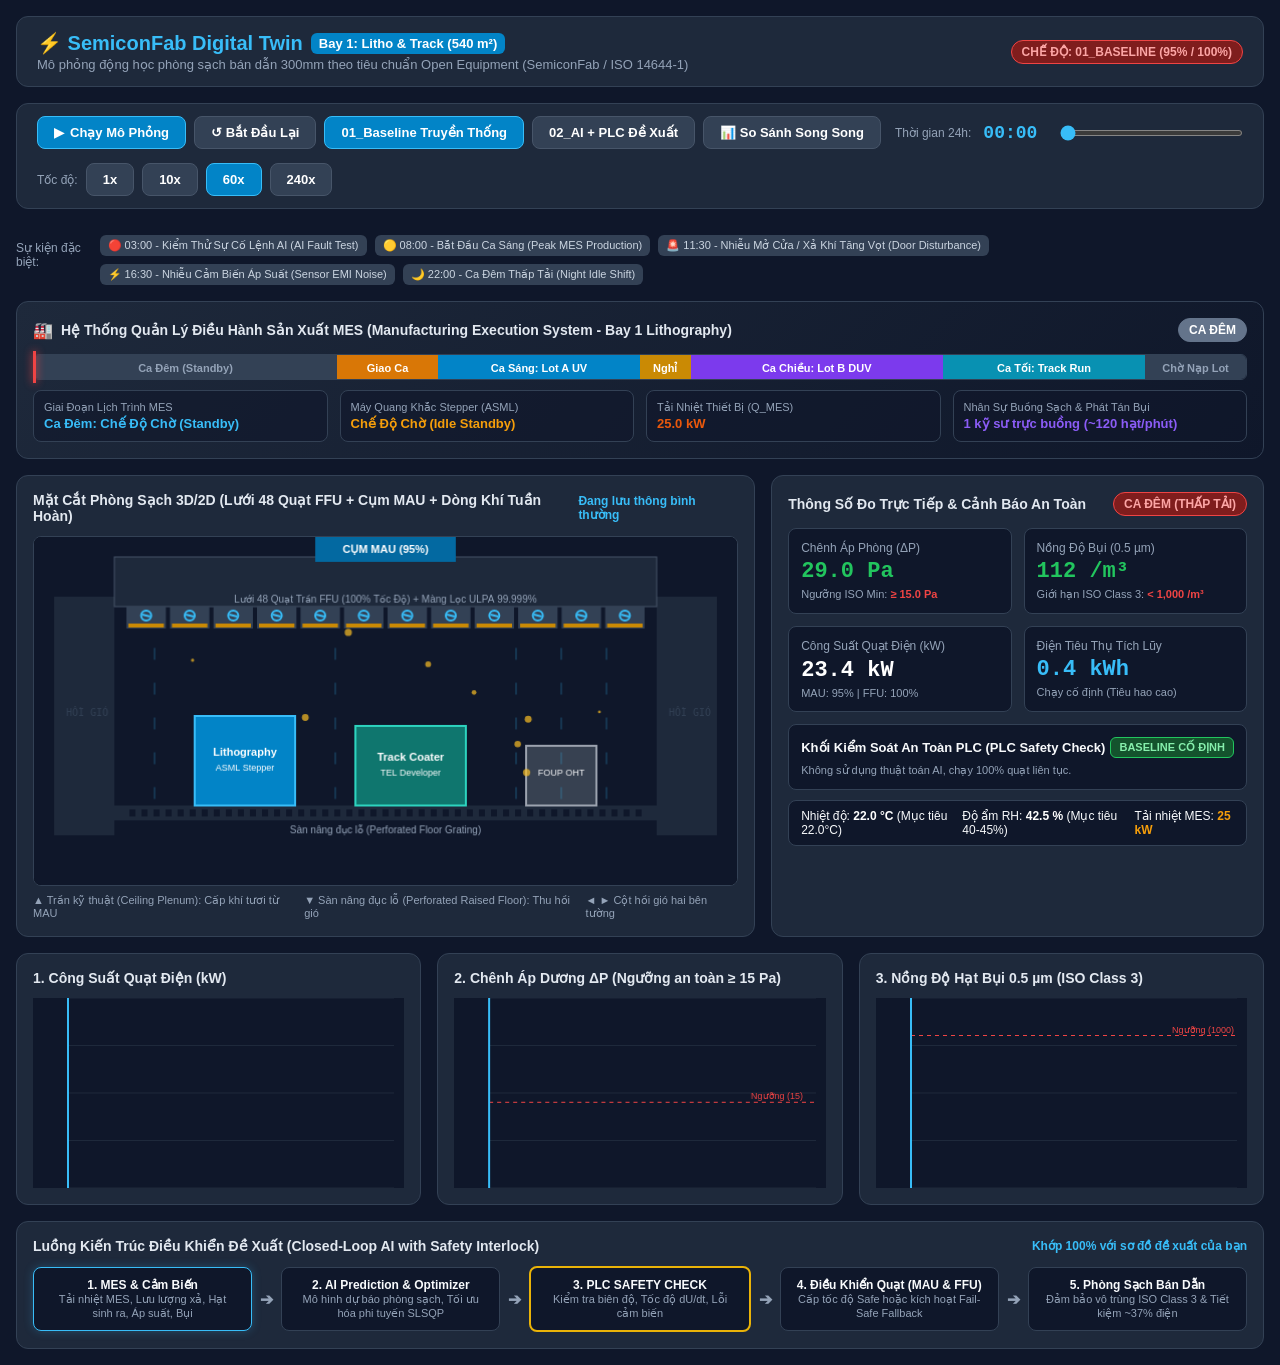
<file: semicon_fab_simulation/semicon_fab_simulation/cleanroom_visualizer.html>
<!DOCTYPE html>
<html lang="vi">
<head>
  <meta charset="UTF-8">
  <meta name="viewport" content="width=device-width, initial-scale=1.0">
  <title>SemiconFab Digital Twin - Giám Sát & Mô Phỏng Phòng Sạch Bán Dẫn</title>
  <style>
    :root {
      --bg: #0f172a;
      --card-bg: #1e293b;
      --card-border: #334155;
      --accent: #38bdf8;
      --accent-green: #22c55e;
      --accent-red: #ef4444;
      --accent-yellow: #f59e0b;
      --text: #f8fafc;
      --text-muted: #94a3b8;
    }
    * { box-sizing: border-box; margin: 0; padding: 0; font-family: -apple-system, BlinkMacSystemFont, 'Segoe UI', Roboto, Helvetica, Arial, sans-serif; }
    body { background-color: var(--bg); color: var(--text); min-height: 100vh; padding: 16px; }
    
    header {
      display: flex; justify-content: space-between; align-items: center;
      background: var(--card-bg); border: 1px solid var(--card-border);
      padding: 14px 20px; border-radius: 12px; margin-bottom: 16px;
    }
    .header-title h1 { font-size: 20px; font-weight: 700; color: #fff; display: flex; align-items: center; gap: 8px; }
    .header-title p { font-size: 13px; color: var(--text-muted); margin-top: 2px; }
    .badge {
      display: inline-block; padding: 4px 10px; border-radius: 9999px;
      font-size: 12px; font-weight: 600; text-transform: uppercase;
    }
    .badge-baseline { background: #7f1d1d; color: #fca5a5; border: 1px solid #ef4444; }
    .badge-ai { background: #14532d; color: #86efac; border: 1px solid #22c55e; }
    .badge-split { background: #312e81; color: #c7d2fe; border: 1px solid #6366f1; }

    /* Controls Bar */
    .controls-bar {
      background: var(--card-bg); border: 1px solid var(--card-border);
      padding: 12px 20px; border-radius: 12px; margin-bottom: 16px;
      display: flex; flex-wrap: wrap; align-items: center; justify-content: space-between; gap: 14px;
    }
    .btn-group { display: flex; gap: 8px; align-items: center; }
    button {
      background: #334155; color: #fff; border: 1px solid #475569;
      padding: 8px 16px; border-radius: 8px; cursor: pointer;
      font-weight: 600; font-size: 13px; transition: all 0.2s;
      display: inline-flex; align-items: center; gap: 6px;
    }
    button:hover { background: #475569; border-color: #64748b; }
    button.btn-primary { background: #0284c7; border-color: #38bdf8; }
    button.btn-primary:hover { background: #0369a1; }
    button.btn-active { background: #0284c7; border-color: #38bdf8; }
    
    .timeline-container { flex: 1; min-width: 250px; display: flex; align-items: center; gap: 12px; }
    .timeline-container input[type=range] { flex: 1; accent-color: var(--accent); cursor: pointer; height: 6px; }
    .sim-clock { font-size: 18px; font-weight: 700; font-family: monospace; color: var(--accent); min-width: 65px; }

    /* Top Grid: Canvas Cleanroom & Telemetry */
    .main-grid {
      display: grid; grid-template-columns: 1.5fr 1fr; gap: 16px; margin-bottom: 16px;
    }
    @media (max-width: 1100px) { .main-grid { grid-template-columns: 1fr; } }

    .card {
      background: var(--card-bg); border: 1px solid var(--card-border);
      border-radius: 12px; padding: 16px; position: relative;
    }
    .card-title { font-size: 14px; font-weight: 700; color: #e2e8f0; margin-bottom: 12px; display: flex; justify-content: space-between; align-items: center; }
    
    /* 2D Canvas Cleanroom */
    #cleanroomCanvas {
      width: 100%; height: 350px; background: #090d16; border-radius: 8px;
      border: 1px solid #334155; display: block;
    }

    /* KPI Cards */
    .kpi-grid { display: grid; grid-template-columns: repeat(2, 1fr); gap: 12px; }
    .kpi-box {
      background: #0f172a; border: 1px solid #334155; border-radius: 8px; padding: 12px;
      display: flex; flex-direction: column; justify-content: space-between;
    }
    .kpi-label { font-size: 12px; color: var(--text-muted); margin-bottom: 4px; }
    .kpi-value { font-size: 22px; font-weight: 700; color: #fff; font-family: monospace; }
    .kpi-sub { font-size: 11px; margin-top: 4px; color: var(--text-muted); }
    .val-good { color: var(--accent-green); }
    .val-warn { color: var(--accent-yellow); }
    .val-bad { color: var(--accent-red); }

    /* PLC Safety Status Box */
    .plc-box {
      margin-top: 12px; padding: 12px; border-radius: 8px;
      border: 1px solid #334155; background: #0f172a;
    }
    .plc-header { display: flex; justify-content: space-between; align-items: center; font-size: 13px; font-weight: 700; }
    .plc-pill { padding: 3px 8px; border-radius: 6px; font-size: 11px; font-weight: 700; }
    .plc-safe { background: #14532d; color: #86efac; border: 1px solid #22c55e; }
    .plc-failsafe { background: #7f1d1d; color: #fca5a5; border: 1px solid #ef4444; animation: pulse 1s infinite; }
    @keyframes pulse { 0%, 100% { opacity: 1; } 50% { opacity: 0.6; } }

    /* Events Bar */
    .events-bar {
      display: flex; gap: 8px; align-items: center; flex-wrap: wrap; margin-top: 10px;
    }
    .event-tag {
      font-size: 11px; padding: 4px 8px; border-radius: 6px; background: #334155; color: #cbd5e1;
      cursor: pointer; transition: background 0.2s;
    }
    .event-tag:hover { background: #475569; color: #fff; }

    /* Bottom Charts Grid */
    .charts-grid { display: grid; grid-template-columns: repeat(3, 1fr); gap: 16px; }
    @media (max-width: 1000px) { .charts-grid { grid-template-columns: 1fr; } }
    .chart-container { height: 190px; width: 100%; position: relative; }
    canvas.chart-canvas { width: 100%; height: 100%; display: block; }

    /* Proposed Architecture Flow Indicator */
    .arch-flow-box {
      margin-top: 16px; background: var(--card-bg); border: 1px solid var(--card-border);
      border-radius: 12px; padding: 16px;
    }
    .arch-steps {
      display: flex; align-items: center; justify-content: space-between; gap: 8px; flex-wrap: wrap;
      margin-top: 12px;
    }
    .arch-node {
      background: #0f172a; border: 1px solid #334155; border-radius: 8px; padding: 10px 14px;
      font-size: 12px; text-align: center; flex: 1; min-width: 140px;
    }
    .arch-node.active-node { border-color: var(--accent); box-shadow: 0 0 10px rgba(56, 189, 248, 0.25); }
    .arch-arrow { color: var(--text-muted); font-weight: 700; font-size: 16px; }
  </style>
</head>
<body>

  <!-- Header -->
  <header>
    <div class="header-title">
      <h1>
        <span style="color: #38bdf8;">⚡ SemiconFab Digital Twin</span>
        <span style="font-size: 13px; background:#0284c7; padding: 3px 8px; border-radius:6px;">Bay 1: Litho & Track (540 m²)</span>
      </h1>
      <p>Mô phỏng động học phòng sạch bán dẫn 300mm theo tiêu chuẩn Open Equipment (SemiconFab / ISO 14644-1)</p>
    </div>
    <div style="display: flex; gap: 10px; align-items: center;">
      <div id="modeBadge" class="badge badge-baseline">Chế độ: 01_Baseline (95% / 100%)</div>
    </div>
  </header>

  <!-- Controls Bar -->
  <div class="controls-bar">
    <div class="btn-group">
      <button id="btnPlay" class="btn-primary" onclick="togglePlay()">
        <span id="playIcon">▶</span> <span id="playText">Chạy Mô Phỏng</span>
      </button>
      <button onclick="resetSim()">↺ Bắt Đầu Lại</button>
      <button id="btnModeBase" class="btn-active" onclick="setMode('baseline')">01_Baseline Truyền Thống</button>
      <button id="btnModeAI" onclick="setMode('ai')">02_AI + PLC Đề Xuất</button>
      <button id="btnModeSplit" onclick="setMode('split')">📊 So Sánh Song Song</button>
    </div>

    <div class="timeline-container">
      <span style="font-size: 12px; color: var(--text-muted);">Thời gian 24h:</span>
      <div id="clockDisplay" class="sim-clock">00:00</div>
      <input type="range" id="timeSlider" min="0" max="1439" value="0" oninput="onSeek(this.value)">
    </div>

    <div class="btn-group">
      <span style="font-size: 12px; color: var(--text-muted);">Tốc độ:</span>
      <button class="btn-speed" onclick="setSpeed(1)">1x</button>
      <button class="btn-speed" onclick="setSpeed(10)">10x</button>
      <button class="btn-speed btn-active" id="spd60" onclick="setSpeed(60)">60x</button>
      <button class="btn-speed" onclick="setSpeed(240)">240x</button>
    </div>
  </div>

  <!-- Events Quick Jump -->
  <div style="margin-bottom: 16px; display: flex; align-items: center; gap: 10px; font-size: 12px;">
    <span style="color: var(--text-muted);">Sự kiện đặc biệt:</span>
    <div class="events-bar">
      <div class="event-tag" onclick="jumpToMinute(180)">🔴 03:00 - Kiểm Thử Sự Cố Lệnh AI (AI Fault Test)</div>
      <div class="event-tag" onclick="jumpToMinute(480)">🟡 08:00 - Bắt Đầu Ca Sáng (Peak MES Production)</div>
      <div class="event-tag" onclick="jumpToMinute(690)">🚨 11:30 - Nhiễu Mở Cửa / Xả Khí Tăng Vọt (Door Disturbance)</div>
      <div class="event-tag" onclick="jumpToMinute(990)">⚡ 16:30 - Nhiễu Cảm Biến Áp Suất (Sensor EMI Noise)</div>
      <div class="event-tag" onclick="jumpToMinute(1320)">🌙 22:00 - Ca Đêm Thấp Tải (Night Idle Shift)</div>
    </div>
  </div>

  <!-- MES Production Schedule & Status Card -->
  <div class="card" style="margin-bottom: 16px; background: linear-gradient(135deg, #1e293b 0%, #0f172a 100%);">
    <div class="card-title" style="margin-bottom: 8px;">
      <span style="display:flex; align-items:center; gap:8px;">
        <span style="font-size: 16px;">🏭</span>
        <span>Hệ Thống Quản Lý Điều Hành Sản Xuất MES (Manufacturing Execution System - Bay 1 Lithography)</span>
      </span>
      <span id="mesLotStatusBadge" class="badge" style="background:#0284c7; color:#fff; border:1px solid #38bdf8;">Đang tải lịch trình...</span>
    </div>

    <!-- MES Timeline Gantt Bar -->
    <div style="position: relative; margin: 12px 0 8px 0;">
      <div style="display: flex; height: 26px; border-radius: 6px; overflow: hidden; border: 1px solid #334155; font-size: 11px; font-weight: 600; text-align: center; line-height: 26px;">
        <div style="flex: 6; background: #334155; color: #94a3b8;" title="00:00 - 06:00: Ca Đêm / Chờ">Ca Đêm (Standby)</div>
        <div style="flex: 2; background: #d97706; color: #fff;" title="06:00 - 08:00: Giao ca & Gia nhiệt Track">Giao Ca</div>
        <div style="flex: 4; background: #0284c7; color: #fff;" title="08:00 - 12:00: Ca Sáng - Lot A UV Litho">Ca Sáng: Lot A UV</div>
        <div style="flex: 1; background: #ca8a04; color: #fff;" title="12:00 - 13:00: Nghỉ trưa bán tải">Nghỉ</div>
        <div style="flex: 5; background: #7c3aed; color: #fff;" title="13:00 - 18:00: Ca Chiều - Lot B DUV Immersion">Ca Chiều: Lot B DUV</div>
        <div style="flex: 4; background: #0891b2; color: #fff;" title="18:00 - 22:00: Ca Tối - Track Coater Run">Ca Tối: Track Run</div>
        <div style="flex: 2; background: #334155; color: #94a3b8;" title="22:00 - 24:00: Ca Đêm - Chờ nạp phôi">Chờ Nạp Lot</div>
      </div>
      <!-- Time marker on Gantt -->
      <div id="mesTimelineCursor" style="position: absolute; top: -3px; bottom: -3px; width: 3px; background: #ef4444; left: 0%; box-shadow: 0 0 8px #ef4444; transition: left 0.1s linear;"></div>
    </div>

    <!-- Real-time MES Parameters Row -->
    <div style="display: grid; grid-template-columns: repeat(auto-fit, minmax(200px, 1fr)); gap: 12px; margin-top: 10px;">
      <div style="background: rgba(15, 23, 42, 0.6); padding: 10px; border-radius: 8px; border: 1px solid #334155;">
        <div style="font-size: 11px; color: var(--text-muted);">Giai Đoạn Lịch Trình MES</div>
        <div id="mesStageText" style="font-size: 13px; font-weight: 700; color: #38bdf8; margin-top: 2px;">Ca Đêm: Chế Độ Chờ</div>
      </div>
      <div style="background: rgba(15, 23, 42, 0.6); padding: 10px; border-radius: 8px; border: 1px solid #334155;">
        <div style="font-size: 11px; color: var(--text-muted);">Máy Quang Khắc Stepper (ASML)</div>
        <div id="mesEquipState" style="font-size: 13px; font-weight: 700; color: #f59e0b; margin-top: 2px;">Chế Độ Chờ (Idle Standby)</div>
      </div>
      <div style="background: rgba(15, 23, 42, 0.6); padding: 10px; border-radius: 8px; border: 1px solid #334155;">
        <div style="font-size: 11px; color: var(--text-muted);">Tải Nhiệt Thiết Bị (Q_MES)</div>
        <div id="mesThermalLoad" style="font-size: 13px; font-weight: 700; color: #ea580c; margin-top: 2px;">25.0 kW</div>
      </div>
      <div style="background: rgba(15, 23, 42, 0.6); padding: 10px; border-radius: 8px; border: 1px solid #334155;">
        <div style="font-size: 11px; color: var(--text-muted);">Nhân Sự Buồng Sạch & Phát Tán Bụi</div>
        <div id="mesPersonnelState" style="font-size: 13px; font-weight: 700; color: #8b5cf6; margin-top: 2px;">1 kỹ sư (~120 hạt/phút)</div>
      </div>
    </div>
  </div>

  <!-- Main Section: 2D Cleanroom Cross-Section & KPIs -->
  <div class="main-grid">
    <!-- Cleanroom 2D Cross Section Animation -->
    <div class="card">
      <div class="card-title">
        <span>Mặt Cắt Phòng Sạch 3D/2D (Lưới 48 Quạt FFU + Cụm MAU + Dòng Khí Tuần Hoàn)</span>
        <span id="airflowStatus" style="font-size: 12px; color: var(--accent);">Đang lưu thông bình thường</span>
      </div>
      <canvas id="cleanroomCanvas" width="700" height="350"></canvas>
      <div style="display: flex; justify-content: space-between; font-size: 11px; color: var(--text-muted); margin-top: 8px;">
        <span>▲ Trần kỹ thuật (Ceiling Plenum): Cấp khí tươi từ MAU</span>
        <span>▼ Sàn nâng đục lỗ (Perforated Raised Floor): Thu hồi gió</span>
        <span>◄ ► Cột hồi gió hai bên tường</span>
      </div>
    </div>

    <!-- Live Telemetry & Safety Gauges -->
    <div class="card">
      <div class="card-title">
        <span>Thông Số Đo Trực Tiếp & Cảnh Báo An Toàn</span>
        <span id="currentStatusTag" class="badge badge-baseline">Bình Thường</span>
      </div>

      <div class="kpi-grid">
        <!-- Chênh Áp -->
        <div class="kpi-box">
          <div class="kpi-label">Chênh Áp Phòng (ΔP)</div>
          <div id="valDp" class="kpi-value val-good">20.0 Pa</div>
          <div class="kpi-sub">Ngưỡng ISO Min: <strong style="color:#ef4444;">≥ 15.0 Pa</strong></div>
        </div>

        <!-- Hạt Bụi -->
        <div class="kpi-box">
          <div class="kpi-label">Nồng Độ Bụi (0.5 µm)</div>
          <div id="valParticles" class="kpi-value val-good">250 /m³</div>
          <div class="kpi-sub">Giới hạn ISO Class 3: <strong style="color:#ef4444;">&lt; 1,000 /m³</strong></div>
        </div>

        <!-- Công Suất Quạt -->
        <div class="kpi-box">
          <div class="kpi-label">Công Suất Quạt Điện (kW)</div>
          <div id="valPower" class="kpi-value">18.6 kW</div>
          <div id="subPower" class="kpi-sub">MAU: 95% | 48 FFU: 100%</div>
        </div>

        <!-- Năng Lượng Tiêu Thụ -->
        <div class="kpi-box">
          <div class="kpi-label">Điện Tiêu Thụ Tích Lũy</div>
          <div id="valEnergy" class="kpi-value" style="color: #38bdf8;">0.0 kWh</div>
          <div id="subSavings" class="kpi-sub">Baseline tiêu chuẩn</div>
        </div>
      </div>

      <!-- PLC Safety Gateway Status (Matching the user's diagram) -->
      <div class="plc-box">
        <div class="plc-header">
          <span>Khối Kiểm Soát An Toàn PLC (PLC Safety Check)</span>
          <span id="plcStatusBadge" class="plc-pill plc-safe">AN TOÀN (SAFE)</span>
        </div>
        <div id="plcReason" style="font-size: 11px; color: var(--text-muted); margin-top: 6px;">
          Độ biến thiên tốc độ &lt; 4%/phút, cảm biến hợp lệ, áp suất ổn định.
        </div>
      </div>

      <!-- Temperature & RH info -->
      <div style="display: flex; justify-content: space-between; margin-top: 10px; font-size: 12px; background: #0f172a; padding: 8px 12px; border-radius: 8px; border: 1px solid #334155;">
        <span>Nhiệt độ: <strong id="valTemp" style="color:#fff;">22.0 °C</strong> (Mục tiêu 22.0°C)</span>
        <span>Độ ẩm RH: <strong id="valRh" style="color:#fff;">42.5 %</strong> (Mục tiêu 40-45%)</span>
        <span>Tải nhiệt MES: <strong id="valMesHeat" style="color:#f59e0b;">25 kW</strong></span>
      </div>
    </div>
  </div>

  <!-- Bottom Charts: Telemetry over 24 Hours -->
  <div class="charts-grid">
    <div class="card">
      <div class="card-title">1. Công Suất Quạt Điện (kW)</div>
      <div class="chart-container">
        <canvas id="chartPower" class="chart-canvas"></canvas>
      </div>
    </div>

    <div class="card">
      <div class="card-title">2. Chênh Áp Dương ΔP (Ngưỡng an toàn ≥ 15 Pa)</div>
      <div class="chart-container">
        <canvas id="chartDp" class="chart-canvas"></canvas>
      </div>
    </div>

    <div class="card">
      <div class="card-title">3. Nồng Độ Hạt Bụi 0.5 µm (ISO Class 3)</div>
      <div class="chart-container">
        <canvas id="chartParticles" class="chart-canvas"></canvas>
      </div>
    </div>
  </div>

  <!-- Solution Architecture Flow matching User's Proposed Schema -->
  <div class="arch-flow-box">
    <div class="card-title" style="margin-bottom: 4px;">
      <span>Luồng Kiến Trúc Điều Khiển Đề Xuất (Closed-Loop AI with Safety Interlock)</span>
      <span style="font-size: 12px; color: var(--accent);">Khớp 100% với sơ đồ đề xuất của bạn</span>
    </div>
    <div class="arch-steps">
      <div class="arch-node active-node" id="node1">
        <strong>1. MES & Cảm Biến</strong><br>
        <span style="color:var(--text-muted); font-size:11px;">Tải nhiệt MES, Lưu lượng xả, Hạt sinh ra, Áp suất, Bụi</span>
      </div>
      <div class="arch-arrow">➔</div>
      <div class="arch-node" id="node2">
        <strong>2. AI Prediction & Optimizer</strong><br>
        <span style="color:var(--text-muted); font-size:11px;">Mô hình dự báo phòng sạch, Tối ưu hóa phi tuyến SLSQP</span>
      </div>
      <div class="arch-arrow">➔</div>
      <div class="arch-node" id="node3" style="border: 2px solid #eab308;">
        <strong>3. PLC SAFETY CHECK</strong><br>
        <span style="color:var(--text-muted); font-size:11px;">Kiểm tra biên độ, Tốc độ dU/dt, Lỗi cảm biến</span>
      </div>
      <div class="arch-arrow">➔</div>
      <div class="arch-node" id="node4">
        <strong>4. Điều Khiển Quạt (MAU & FFU)</strong><br>
        <span style="color:var(--text-muted); font-size:11px;">Cấp tốc độ Safe hoặc kích hoạt Fail-Safe Fallback</span>
      </div>
      <div class="arch-arrow">➔</div>
      <div class="arch-node" id="node5">
        <strong>5. Phòng Sạch Bán Dẫn</strong><br>
        <span style="color:var(--text-muted); font-size:11px;">Đảm bảo vô trùng ISO Class 3 &amp; Tiết kiệm ~37% điện</span>
      </div>
    </div>
  </div>

  <script>
    // --- SIMULATION PHYSICS ENGINE (Exact match to cleanroom_model.py) ---
    const N_STEPS = 1440;
    let simMode = 'baseline'; // 'baseline', 'ai', 'split'
    let currentStep = 0;
    let isPlaying = false;
    let speed = 60; // sim-minutes per real second
    let animFrame = null;
    let lastRealTime = performance.now();

    // Physical Constants
    const VOLUME = 2818.8; // m3
    const N_FFU = 48;
    const FFU_RATED_AIRFLOW = 1800.0 / 3600.0; // m3/s per unit
    const FFU_RATED_POWER = 220.0; // W per unit
    const HEPA_EFF = 0.99999;
    const MAU_MAX_AIRFLOW = 10800.0 / 3600.0; // m3/s
    const MAU_RATED_POWER = 15000.0; // W
    const BASE_EXHAUST = 8500.0 / 3600.0; // m3/s
    const C_THERMAL = 3394.0 * 1005.0;

    // Precomputed Standard Scenario
    const scenario = [];
    for (let i = 0; i < N_STEPS; i++) {
      const t = (i / N_STEPS) * 24.0;
      let q_base = 25.0, p_gen = 120.0;
      let exhaust_override = null;
      let sensor_glitch = false;
      let ai_fault = false;

      if (t >= 0.0 && t < 6.0) {
        q_base = 25.0 + 4.0 * Math.sin(t * Math.PI / 3.0);
        p_gen = 120.0;
      } else if (t >= 6.0 && t < 8.0) {
        let r = (t - 6.0) / 2.0;
        q_base = 25.0 + r * 65.0;
        p_gen = 150.0 + r * 350.0;
      } else if (t >= 8.0 && t < 12.0) {
        q_base = 90.0 + 8.0 * Math.sin(t * 2.0);
        p_gen = 480.0;
      } else if (t >= 12.0 && t < 13.0) {
        q_base = 60.0 + 5.0 * Math.sin(t);
        p_gen = 280.0;
      } else if (t >= 13.0 && t < 18.0) {
        q_base = 88.0 + 7.0 * Math.cos(t * 1.5);
        p_gen = 470.0;
      } else if (t >= 18.0 && t < 22.0) {
        q_base = 50.0 + 5.0 * Math.sin(t);
        p_gen = 260.0;
      } else {
        q_base = 28.0;
        p_gen = 130.0;
      }

      if (t >= 3.0 && t <= 3.25) ai_fault = true;
      if (t >= 11.5 && t <= 11.75) {
        exhaust_override = 10200.0 / 3600.0;
        p_gen += 400.0;
      }
      if (t >= 16.5 && t <= 16.75) sensor_glitch = true;

      scenario.push({
        time_hr: t,
        q_mes: Math.max(15.0, q_base),
        particle_gen: Math.max(50.0, p_gen),
        exhaust_override: exhaust_override,
        sensor_glitch: sensor_glitch,
        ai_fault: ai_fault
      });
    }

    // Pre-calculate full traces for Baseline and AI Solution
    function computeTraces(isAI) {
      let temp = 22.0, rh = 42.5, dp = 20.0, particles = 250.0;
      let cum_kwh = 0.0;
      let prev_mau = 0.90, prev_ffu = 0.90;

      const trace = {
        dp: [], particles: [], power_kw: [], cum_kwh: [],
        u_mau: [], u_ffu: [], temp: [], rh: [], plc_status: [], plc_reason: []
      };

      for (let i = 0; i < N_STEPS; i++) {
        const sc = scenario[i];
        let u_mau = 0.95, u_ffu = 1.00;
        let plc_status = "NORMAL", plc_reason = "Chế độ truyền thống cố định 95%/100%";

        if (isAI) {
          // AI Optimizer Logic
          let est_exh = sc.exhaust_override ? sc.exhaust_override : BASE_EXHAUST;
          let req_net = Math.pow(Math.max(0, (18.0 - 5.0) / 85.0), 1.0 / 1.6);
          let target_mau = Math.max(0.60, Math.min(1.0, (est_exh + req_net) / MAU_MAX_AIRFLOW));

          let est_clean = (sc.particle_gen / 350.0) * VOLUME - est_exh;
          let target_ffu = Math.max(0.45, Math.min(1.0, est_clean / (N_FFU * FFU_RATED_AIRFLOW)));

          let cand_mau = target_mau;
          let cand_ffu = target_ffu;

          if (sc.ai_fault) {
            cand_mau = 0.20; cand_ffu = 0.25; // Injected bad command
          }

          // PLC Safety Check
          let safe = true;
          let reason = "AI Setpoints Approved";

          // Sensor validation
          let sens_dp = sc.sensor_glitch ? -5.0 : dp;
          if (sens_dp < 0 || sens_dp > 60.0) {
            safe = false;
            reason = "LỖI CẢM BIẾN ÁP SUẤT: Kích hoạt Fail-Safe";
          }
          if (cand_mau < 0.60 || cand_mau > 1.0 || cand_ffu < 0.45 || cand_ffu > 1.0) {
            safe = false;
            reason = "VI PHẠM BIÊN ĐỘ AN TOÀN: Lệnh bị PLC từ chối -> Chuyển Fail-Safe";
          }

          if (safe) {
            let dm = Math.max(-0.04, Math.min(0.04, cand_mau - prev_mau));
            let df = Math.max(-0.04, Math.min(0.04, cand_ffu - prev_ffu));
            u_mau = prev_mau + dm;
            u_ffu = prev_ffu + df;
            plc_status = "SAFE";
            plc_reason = reason;
          } else {
            u_mau = 0.95;
            u_ffu = 0.95;
            plc_status = "FAIL_SAFE";
            plc_reason = reason;
          }
          prev_mau = u_mau;
          prev_ffu = u_ffu;
        }

        // Physics Step
        let p_mau = MAU_RATED_POWER * Math.pow(u_mau, 3);
        let p_ffu = N_FFU * FFU_RATED_POWER * Math.pow(u_ffu, 3);
        let p_tot = (p_mau + p_ffu) / 1000.0;
        cum_kwh += p_tot * (1.0 / 60.0);

        let v_mau = u_mau * MAU_MAX_AIRFLOW;
        let v_ffu = u_ffu * (N_FFU * FFU_RATED_AIRFLOW);
        let v_exh = sc.exhaust_override ? sc.exhaust_override : BASE_EXHAUST;

        let v_net = v_mau - v_exh;
        let dp_steady = (v_net <= 0) ? Math.max(0, 5 + v_net * 10) : 5.0 + 85.0 * Math.pow(v_net, 1.6);
        dp += (60.0 / (20.0 + 60.0)) * (dp_steady - dp);

        let leak = Math.max(0, 15.0 - dp) * 0.02;
        let filt = (v_ffu * HEPA_EFF + v_exh) / VOLUME;
        let d_c = (sc.particle_gen / VOLUME) + (leak * 500000.0 / VOLUME) - (filt * particles);
        particles = Math.max(50.0, particles + d_c * 60.0);

        // Temp
        let q_fan = (p_mau + p_ffu) * 0.65 / 1000.0;
        let q_tot = sc.q_mes + q_fan;
        let max_cool = 30.0 + 130.0 * (0.35 * u_mau + 0.65 * u_ffu);
        let cool_act = Math.min(max_cool, Math.max(0, q_tot + 25.0 * (temp - 22.0)));
        temp += ((q_tot - cool_act) * 1000.0 / C_THERMAL) * 60.0;

        trace.dp.push(dp);
        trace.particles.push(particles);
        trace.power_kw.push(p_tot);
        trace.cum_kwh.push(cum_kwh);
        trace.u_mau.push(u_mau);
        trace.u_ffu.push(u_ffu);
        trace.temp.push(temp);
        trace.plc_status.push(plc_status);
        trace.plc_reason.push(plc_reason);
      }
      return trace;
    }

    const baselineData = computeTraces(false);
    const aiData = computeTraces(true);

    // --- CANVAS VISUALIZATION (Fab Bay 1 Cross Section) ---
    const canvas = document.getElementById('cleanroomCanvas');
    const ctx = canvas.getContext('2d');

    // Visual dust particles
    const simDust = [];
    for (let i = 0; i < 90; i++) {
      simDust.push({
        x: Math.random() * 500 + 100,
        y: Math.random() * 180 + 90,
        vx: (Math.random() - 0.5) * 0.4,
        vy: Math.random() * 1.5 + 0.8,
        size: Math.random() * 2.5 + 1.2
      });
    }

    let fanAngle = 0;

    function renderCleanroom(u_mau, u_ffu, particles_val, dp_val, status_str) {
      ctx.clearRect(0, 0, canvas.width, canvas.height);
      const w = canvas.width;
      const h = canvas.height;

      // 1. Background cleanroom wall
      ctx.fillStyle = '#0f172a';
      ctx.fillRect(0, 0, w, h);

      // Return Air Ducts (Left & Right)
      ctx.fillStyle = '#1e293b';
      ctx.fillRect(20, 60, 60, 240);
      ctx.fillRect(w - 80, 60, 60, 240);
      ctx.fillStyle = '#334155';
      ctx.font = '10px monospace';
      ctx.fillText('HỒI GIÓ', 32, 180);
      ctx.fillText('HỒI GIÓ', w - 68, 180);

      // 2. Ceiling Plenum (Top)
      ctx.fillStyle = '#1e293b';
      ctx.fillRect(80, 20, w - 160, 50);
      ctx.strokeStyle = '#475569';
      ctx.lineWidth = 1;
      ctx.strokeRect(80, 20, w - 160, 50);

      // MAU Fresh Air Duct on top
      ctx.fillStyle = '#0369a1';
      ctx.fillRect(w/2 - 70, 0, 140, 25);
      ctx.fillStyle = '#fff';
      ctx.font = 'bold 11px sans-serif';
      ctx.textAlign = 'center';
      ctx.fillText(`CỤM MAU (${(u_mau*100).toFixed(0)}%)`, w/2, 16);

      // 3. FFU Ceiling Grid (48 Units)
      const ffuY = 70;
      const ffuH = 22;
      const nUnits = 12;
      const ffuW = (w - 180) / nUnits;

      fanAngle += (u_ffu * 0.25);

      for (let i = 0; i < nUnits; i++) {
        let fx = 90 + i * ffuW;
        // FFU housing
        ctx.fillStyle = '#334155';
        ctx.fillRect(fx + 2, ffuY, ffuW - 4, ffuH);

        // Filter media (yellow-tint HEPA)
        ctx.fillStyle = '#ca8a04';
        ctx.fillRect(fx + 4, ffuY + ffuH - 5, ffuW - 8, 4);

        // Spinning fan blades indicator
        ctx.strokeStyle = '#38bdf8';
        ctx.lineWidth = 2;
        ctx.beginPath();
        let cx = fx + ffuW / 2;
        let cy = ffuY + 9;
        ctx.arc(cx, cy, 5, 0, Math.PI * 2);
        ctx.stroke();

        ctx.beginPath();
        ctx.moveTo(cx - Math.cos(fanAngle) * 4, cy - Math.sin(fanAngle) * 4);
        ctx.lineTo(cx + Math.cos(fanAngle) * 4, cy + Math.sin(fanAngle) * 4);
        ctx.stroke();
      }
      ctx.fillStyle = '#94a3b8';
      ctx.font = '10px sans-serif';
      ctx.fillText(`Lưới 48 Quạt Trần FFU (${(u_ffu*100).toFixed(0)}% Tốc Độ) + Màng Lọc ULPA 99.999%`, w/2, ffuY - 4);

      // 4. Perforated Raised Floor (Bottom)
      const floorY = 270;
      ctx.fillStyle = '#1e293b';
      ctx.fillRect(80, floorY, w - 160, 15);
      // Grille perforations
      ctx.fillStyle = '#0f172a';
      for (let x = 95; x < w - 95; x += 12) {
        ctx.fillRect(x, floorY + 4, 6, 7);
      }
      ctx.fillStyle = '#94a3b8';
      ctx.font = '10px sans-serif';
      ctx.fillText('Sàn nâng đục lỗ (Perforated Floor Grating)', w/2, floorY + 28);

      // 5. Lithography Equipment in the room
      // Tool 1: ASML Twinscan Lithography Stepper
      ctx.fillStyle = '#0284c7';
      ctx.fillRect(160, floorY - 90, 100, 90);
      ctx.strokeStyle = '#38bdf8';
      ctx.strokeRect(160, floorY - 90, 100, 90);
      ctx.fillStyle = '#fff';
      ctx.font = 'bold 11px sans-serif';
      ctx.fillText('Lithography', 210, floorY - 50);
      ctx.font = '9px sans-serif';
      ctx.fillText('ASML Stepper', 210, floorY - 35);

      // Tool 2: TEL Clean Track Coater / Developer
      ctx.fillStyle = '#0f766e';
      ctx.fillRect(320, floorY - 80, 110, 80);
      ctx.strokeStyle = '#2dd4bf';
      ctx.strokeRect(320, floorY - 80, 110, 80);
      ctx.fillStyle = '#fff';
      ctx.font = 'bold 11px sans-serif';
      ctx.fillText('Track Coater', 375, floorY - 45);
      ctx.font = '9px sans-serif';
      ctx.fillText('TEL Developer', 375, floorY - 30);

      // Tool 3: Automated FOUP Station
      ctx.fillStyle = '#374151';
      ctx.fillRect(490, floorY - 60, 70, 60);
      ctx.strokeStyle = '#9ca3af';
      ctx.strokeRect(490, floorY - 60, 70, 60);
      ctx.fillStyle = '#f3f4f6';
      ctx.font = '9px sans-serif';
      ctx.fillText('FOUP OHT', 525, floorY - 30);

      // 6. Airflow Streamlines (Downflow Laminar Arrows)
      ctx.strokeStyle = 'rgba(56, 189, 248, 0.25)';
      ctx.lineWidth = 1.5;
      const speedOffset = (Date.now() / 25 * u_ffu) % 25;
      for (let ax = 120; ax < w - 120; ax += 45) {
        if ((ax > 150 && ax < 270) || (ax > 310 && ax < 440)) continue; // Avoid inside tools
        for (let ay = ffuY + 30 + speedOffset; ay < floorY - 15; ay += 35) {
          ctx.beginPath();
          ctx.moveTo(ax, ay);
          ctx.lineTo(ax, ay + 12);
          ctx.stroke();
        }
      }

      // 7. Dust Particles Animation
      const displayParticleDensity = Math.min(90, Math.floor(particles_val / 12));
      for (let i = 0; i < displayParticleDensity; i++) {
        let p = simDust[i];
        p.y += p.vy * (u_ffu * 1.5);
        p.x += p.vx;
        if (p.y > floorY) {
          p.y = ffuY + 25;
          p.x = Math.random() * (w - 200) + 100;
        }
        if (p.x < 90 || p.x > w - 90) p.vx *= -1;

        ctx.fillStyle = (particles_val > 900) ? 'rgba(239, 68, 68, 0.85)' : 'rgba(251, 191, 36, 0.7)';
        ctx.beginPath();
        ctx.arc(p.x, p.y, p.size, 0, Math.PI * 2);
        ctx.fill();
      }

      // 8. Positive Pressure Visual Shield
      if (dp_val < 15.0) {
        ctx.fillStyle = 'rgba(239, 68, 68, 0.15)';
        ctx.fillRect(80, ffuY + ffuH, w - 160, floorY - ffuY - ffuH);
        ctx.fillStyle = '#ef4444';
        ctx.font = 'bold 14px sans-serif';
        ctx.fillText('⚠️ CẢNH BÁO: CHÊNH ÁP DƯƠNG BỊ SỤT GIẢM (< 15 Pa)', w/2, 130);
      }
    }

    // --- CHART PLOTTING (Pure HTML5 Canvas for Zero Dependencies) ---
    function drawCurve(canvasId, dataList1, dataList2, limitVal, label1, label2, maxVal, unit) {
      const c = document.getElementById(canvasId);
      const cx = c.getContext('2d');
      const w = c.clientWidth;
      const h = c.clientHeight;
      c.width = w;
      c.height = h;

      cx.clearRect(0, 0, w, h);
      cx.fillStyle = '#0f172a';
      cx.fillRect(0, 0, w, h);

      // Grid lines
      cx.strokeStyle = '#1e293b';
      cx.lineWidth = 1;
      for (let y = 0; y <= h; y += h / 4) {
        cx.beginPath(); cx.moveTo(35, y); cx.lineTo(w - 10, y); cx.stroke();
      }

      // Limit line if present
      if (limitVal !== null) {
        let ly = h - (limitVal / maxVal) * (h - 25) - 15;
        cx.strokeStyle = '#ef4444';
        cx.setLineDash([4, 4]);
        cx.beginPath(); cx.moveTo(35, ly); cx.lineTo(w - 10, ly); cx.stroke();
        cx.setLineDash([]);
        cx.fillStyle = '#ef4444';
        cx.font = '9px sans-serif';
        cx.fillText(`Ngưỡng (${limitVal})`, w - 75, ly - 3);
      }

      // Plot line 1 (Baseline)
      function plotLine(data, color, isDashed) {
        if (!data || data.length === 0) return;
        cx.strokeStyle = color;
        cx.lineWidth = 2;
        if (isDashed) cx.setLineDash([3, 3]); else cx.setLineDash([]);
        cx.beginPath();
        for (let i = 0; i <= currentStep; i++) {
          let x = 35 + (i / N_STEPS) * (w - 45);
          let y = h - (data[i] / maxVal) * (h - 25) - 15;
          if (i === 0) cx.moveTo(x, y); else cx.lineTo(x, y);
        }
        cx.stroke();
        cx.setLineDash([]);
      }

      if (simMode === 'baseline') {
        plotLine(dataList1, '#ef4444', false);
      } else if (simMode === 'ai') {
        plotLine(dataList2, '#22c55e', false);
      } else {
        // Split view
        plotLine(dataList1, '#ef4444', true);
        plotLine(dataList2, '#22c55e', false);
      }

      // Current value marker
      let curX = 35 + (currentStep / N_STEPS) * (w - 45);
      cx.strokeStyle = '#38bdf8';
      cx.beginPath(); cx.moveTo(curX, 0); cx.lineTo(curX, h); cx.stroke();
    }

    // --- UI UPDATERS ---
    function updateUI() {
      const activeData = (simMode === 'baseline') ? baselineData : aiData;
      const step = currentStep;
      const sc = scenario[step];

      // Time clock
      const tHr = sc.time_hr;
      const hrs = Math.floor(tHr);
      const mins = Math.floor((tHr - hrs) * 60);
      document.getElementById('clockDisplay').innerText = 
        `${String(hrs).padStart(2, '0')}:${String(mins).padStart(2, '0')}`;
      document.getElementById('timeSlider').value = step;

      // Telemetry values
      const curDp = activeData.dp[step];
      const curPart = activeData.particles[step];
      const curPwr = activeData.power_kw[step];
      const curKwh = activeData.cum_kwh[step];
      const curMau = activeData.u_mau[step];
      const curFfu = activeData.u_ffu[step];
      const curTemp = activeData.temp[step];

      document.getElementById('valDp').innerText = `${curDp.toFixed(1)} Pa`;
      document.getElementById('valDp').className = `kpi-value ${curDp < 15.0 ? 'val-bad' : 'val-good'}`;

      document.getElementById('valParticles').innerText = `${curPart.toFixed(0)} /m³`;
      document.getElementById('valParticles').className = `kpi-value ${curPart > 1000.0 ? 'val-bad' : 'val-good'}`;

      document.getElementById('valPower').innerText = `${curPwr.toFixed(1)} kW`;
      document.getElementById('subPower').innerText = `MAU: ${(curMau*100).toFixed(0)}% | FFU: ${(curFfu*100).toFixed(0)}%`;

      document.getElementById('valEnergy').innerText = `${curKwh.toFixed(1)} kWh`;

      if (simMode === 'ai' || simMode === 'split') {
        let baseKwh = baselineData.cum_kwh[step];
        let diff = baseKwh - curKwh;
        let pct = (baseKwh > 0) ? (diff / baseKwh) * 100 : 0;
        document.getElementById('subSavings').innerHTML = 
          `<span style="color:#22c55e;">Tiết kiệm: ${diff.toFixed(1)} kWh (-${pct.toFixed(1)}%)</span>`;
      } else {
        document.getElementById('subSavings').innerText = 'Chạy cố định (Tiêu hao cao)';
      }

      document.getElementById('valTemp').innerText = `${curTemp.toFixed(1)} °C`;
      document.getElementById('valMesHeat').innerText = `${sc.q_mes.toFixed(0)} kW`;

      // --- MES Schedule & Production State Update ---
      const cursorPct = (step / (N_STEPS - 1)) * 100;
      const cursorEl = document.getElementById('mesTimelineCursor');
      if (cursorEl) cursorEl.style.left = `${cursorPct}%`;

      let mesStage = "Ca Đêm: Chế Độ Chờ";
      let mesBadge = "STANDBY";
      let mesBadgeColor = "#64748b";
      let mesEquip = "Chế Độ Chờ (Idle Standby)";
      let mesPersonnel = "1 kỹ sư giám sát (~120 hạt/phút)";

      if (hrs < 6.0) {
        mesStage = "Ca Đêm: Chế Độ Chờ (Standby)";
        mesBadge = "CA ĐÊM";
        mesBadgeColor = "#64748b";
        mesEquip = "Chế Độ Chờ (Idle Standby)";
        mesPersonnel = "1 kỹ sư trực buồng (~120 hạt/phút)";
      } else if (hrs < 8.0) {
        mesStage = "Giao Ca: Gia Nhiệt Track & Chuẩn Bị Lot A";
        mesBadge = "GIAO CA";
        mesBadgeColor = "#d97706";
        mesEquip = "Gia Nhiệt Bàn Phôi & Đèn DUV (Ramp 25->90 kW)";
        mesPersonnel = "2-3 nhân viên chuẩn bị phôi (~280 hạt/phút)";
      } else if (hrs < 12.0) {
        if (hrs >= 11.5 && hrs <= 11.75) {
          mesStage = "⚠️ SỰ CỐ: Cửa Buồng Mở Bảo Dưỡng Đột Xuất";
          mesBadge = "SỰ CỐ CỬA MỞ";
          mesBadgeColor = "#dc2626";
          mesEquip = "Tạm dừng chiếu xạ / Xả khí tăng vọt";
          mesPersonnel = "4 kỹ thuật viên vào phòng (~850 hạt/phút)";
        } else {
          mesStage = "Ca Sáng: Quang Khắc UV Lot A (Peak Exposure)";
          mesBadge = "LOT A - QUANG KHẮC UV";
          mesBadgeColor = "#0284c7";
          mesEquip = "Chiếu Xạ Toàn Tải (Stepper 90 kW)";
          mesPersonnel = "3 kỹ thuật viên vận hành (~480 hạt/phút)";
        }
      } else if (hrs < 13.0) {
        mesStage = "Nghỉ Trưa: Bán Tải Stepper Standby";
        mesBadge = "NGHỈ TRƯA";
        mesBadgeColor = "#ca8a04";
        mesEquip = "Bán Tải Đèn UV (60 kW)";
        mesPersonnel = "1 kỹ sư trực ban (~280 hạt/phút)";
      } else if (hrs < 18.0) {
        if (hrs >= 16.5 && hrs <= 16.75) {
          mesStage = "⚡ SỰ CỐ: Nhiễu Xung Điện Từ Cảm Biến EMI";
          mesBadge = "NHIỄU CẢM BIẾN";
          mesBadgeColor = "#ea580c";
          mesEquip = "Chạy ngập DUV Lot B (88 kW)";
          mesPersonnel = "3 nhân viên bảo trì kiểm tra (~470 hạt/phút)";
        } else {
          mesStage = "Ca Chiều: Quang Khắc Ngập DUV Lot B (Immersion)";
          mesBadge = "LOT B - DUV IMMERSION";
          mesBadgeColor = "#7c3aed";
          mesEquip = "Chiếu Xạ DUV Ngập Nước (88 kW)";
          mesPersonnel = "3 kỹ thuật viên vận hành (~470 hạt/phút)";
        }
      } else if (hrs < 22.0) {
        mesStage = "Ca Tối: Tráng Keo Phủ Track Coater & Developer Phụ";
        mesBadge = "CA TỐI - TRACK";
        mesBadgeColor = "#0891b2";
        mesEquip = "Track Coater & Nướng Phôi (50 kW)";
        mesPersonnel = "2 kỹ sư vận hành (~260 hạt/phút)";
      } else {
        mesStage = "Ca Đêm: Hoàn Tất Mẻ / Chờ Nạp Lot Mới";
        mesBadge = "KẾT THÚC MẺ";
        mesBadgeColor = "#64748b";
        mesEquip = "Chế Độ Chờ (28 kW)";
        mesPersonnel = "1 kỹ sư giám sát (~130 hạt/phút)";
      }

      const mesBadgeEl = document.getElementById('mesLotStatusBadge');
      if (mesBadgeEl) {
        mesBadgeEl.innerText = mesBadge;
        mesBadgeEl.style.background = mesBadgeColor;
        mesBadgeEl.style.borderColor = mesBadgeColor;
      }
      const mesStageEl = document.getElementById('mesStageText');
      if (mesStageEl) mesStageEl.innerText = mesStage;
      const mesEquipEl = document.getElementById('mesEquipState');
      if (mesEquipEl) mesEquipEl.innerText = mesEquip;
      const mesThermalEl = document.getElementById('mesThermalLoad');
      if (mesThermalEl) mesThermalEl.innerText = `${sc.q_mes.toFixed(1)} kW`;
      const mesPersonnelEl = document.getElementById('mesPersonnelState');
      if (mesPersonnelEl) mesPersonnelEl.innerText = mesPersonnel;

      // Status Badge
      let statusStr = "Bình Thường";
      let statusColor = "badge-baseline";
      if (sc.exhaust_override) {
        statusStr = "MỞ CỬA / NHIỄU XẢ KHÍ (+400 bụi)";
        statusColor = "badge-baseline";
      } else if (sc.sensor_glitch) {
        statusStr = "NHIỄU CẢM BIẾN ÁP SUẤT";
      } else if (sc.ai_fault) {
        statusStr = "KIỂM THỬ SỰ CỐ AI";
      } else if (hrs >= 8 && hrs <= 18) {
        statusStr = "CA NGÀY (Sản Xuất Cao)";
      } else {
        statusStr = "CA ĐÊM (Thấp Tải)";
      }
      document.getElementById('currentStatusTag').innerText = statusStr;

      // PLC Safety Gatekeeper
      if (simMode === 'ai' || simMode === 'split') {
        const plcStat = aiData.plc_status[step];
        const plcReason = aiData.plc_reason[step];
        const badge = document.getElementById('plcStatusBadge');
        if (plcStat === 'FAIL_SAFE') {
          badge.className = 'plc-pill plc-failsafe';
          badge.innerText = 'KÍCH HOẠT FAIL-SAFE';
        } else {
          badge.className = 'plc-pill plc-safe';
          badge.innerText = 'AN TOÀN (SAFE)';
        }
        document.getElementById('plcReason').innerText = plcReason;
      } else {
        document.getElementById('plcStatusBadge').className = 'plc-pill plc-safe';
        document.getElementById('plcStatusBadge').innerText = 'BASELINE CỐ ĐỊNH';
        document.getElementById('plcReason').innerText = 'Không sử dụng thuật toán AI, chạy 100% quạt liên tục.';
      }

      // Render 2D Canvas
      renderCleanroom(curMau, curFfu, curPart, curDp, statusStr);

      // Render Charts
      drawCurve('chartPower', baselineData.power_kw, aiData.power_kw, null, 'Baseline', 'AI', 25.0, 'kW');
      drawCurve('chartDp', baselineData.dp, aiData.dp, 15.0, 'Baseline', 'AI', 35.0, 'Pa');
      drawCurve('chartParticles', baselineData.particles, aiData.particles, 1000.0, 'Baseline', 'AI', 1200.0, '/m³');
    }

    // --- ANIMATION LOOP ---
    function tick(now) {
      if (isPlaying) {
        const deltaSec = (now - lastRealTime) / 1000.0;
        const stepsToAdvance = deltaSec * speed;
        if (stepsToAdvance >= 1) {
          currentStep = Math.min(N_STEPS - 1, currentStep + Math.floor(stepsToAdvance));
          lastRealTime = now;
          if (currentStep >= N_STEPS - 1) {
            isPlaying = false;
            document.getElementById('playText').innerText = "Xem Lại";
          }
          updateUI();
        }
      } else {
        lastRealTime = now;
      }
      animFrame = requestAnimationFrame(tick);
    }

    // --- CONTROLS ---
    function togglePlay() {
      isPlaying = !isPlaying;
      if (isPlaying && currentStep >= N_STEPS - 1) currentStep = 0;
      document.getElementById('playText').innerText = isPlaying ? "Tạm Dừng" : "Tiếp Tục";
      document.getElementById('playIcon').innerText = isPlaying ? "⏸" : "▶";
    }

    function resetSim() {
      isPlaying = false;
      currentStep = 0;
      document.getElementById('playText').innerText = "Chạy Mô Phỏng";
      document.getElementById('playIcon').innerText = "▶";
      updateUI();
    }

    function setMode(m) {
      simMode = m;
      document.getElementById('btnModeBase').className = (m === 'baseline') ? 'btn-active' : '';
      document.getElementById('btnModeAI').className = (m === 'ai') ? 'btn-active' : '';
      document.getElementById('btnModeSplit').className = (m === 'split') ? 'btn-active' : '';

      const b = document.getElementById('modeBadge');
      if (m === 'baseline') {
        b.className = 'badge badge-baseline';
        b.innerText = 'Chế độ: 01_Baseline (95% / 100%)';
      } else if (m === 'ai') {
        b.className = 'badge badge-ai';
        b.innerText = 'Chế độ: 02_AI + PLC Đề Xuất (Tối Ưu & An Toàn)';
      } else {
        b.className = 'badge badge-split';
        b.innerText = 'Chế độ: So Sánh Song Song (Baseline vs AI)';
      }
      updateUI();
    }

    function setSpeed(s) {
      speed = s;
      document.querySelectorAll('.btn-speed').forEach(btn => btn.classList.remove('btn-active'));
      event.target.classList.add('btn-active');
    }

    function onSeek(val) {
      currentStep = parseInt(val);
      updateUI();
    }

    function jumpToMinute(m) {
      currentStep = Math.min(N_STEPS - 1, m);
      updateUI();
    }

    // Start
    updateUI();
    animFrame = requestAnimationFrame(tick);
  </script>
</body>
</html>
</file>
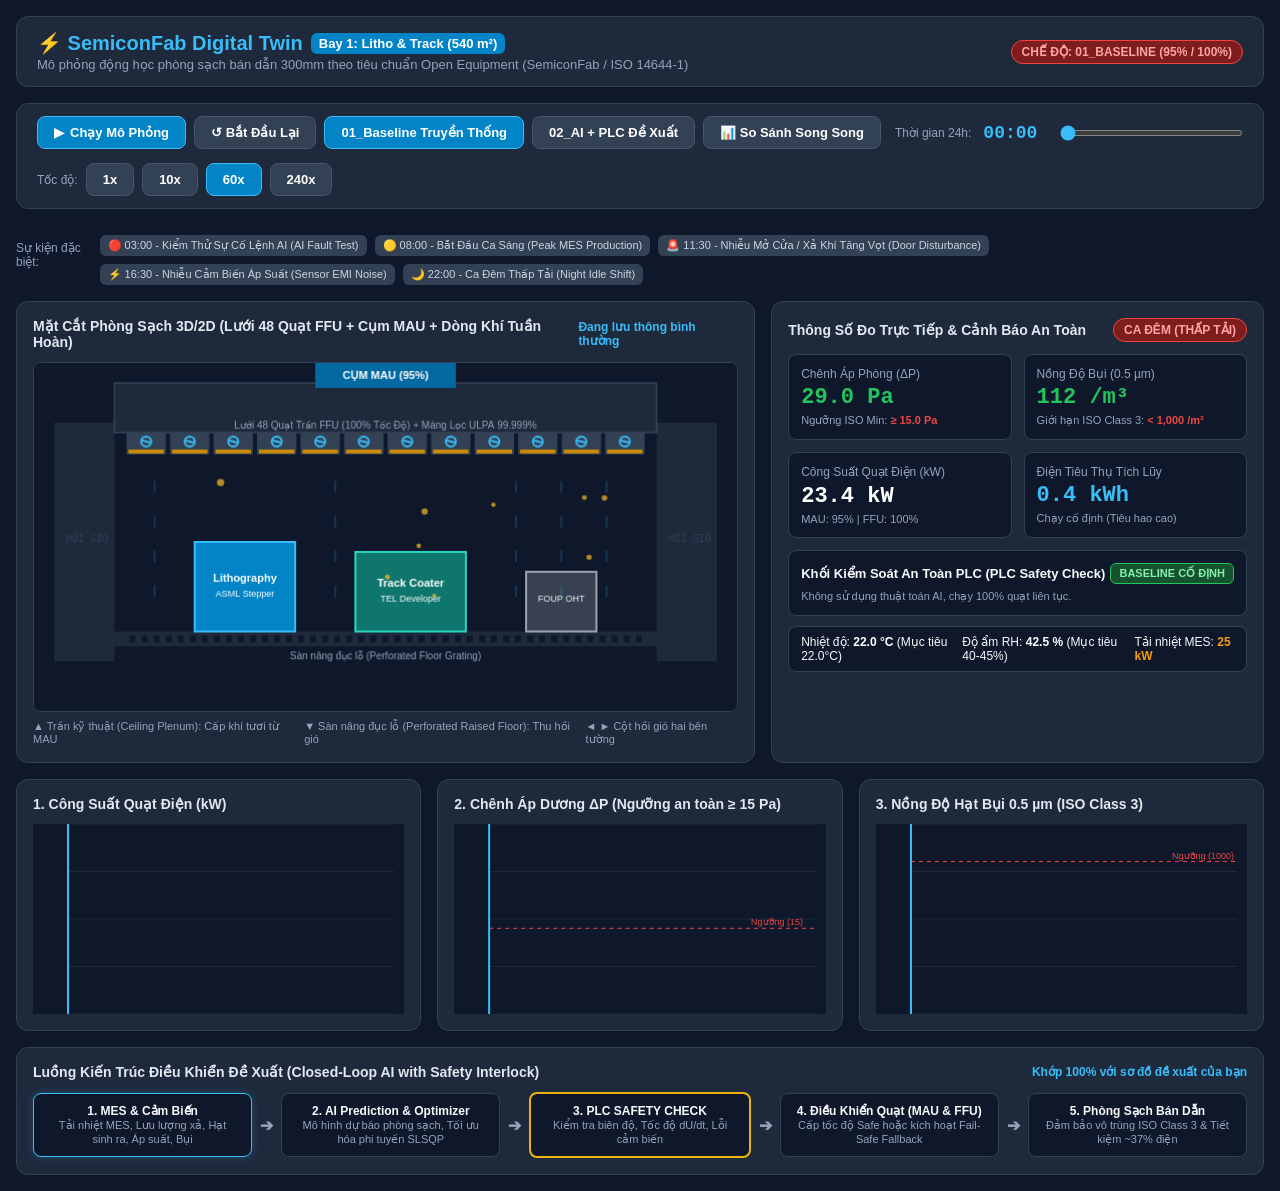
<file: semicon_fab_simulation/semicon_fab_simulation/01_baseline/cleanroom_visualizer.html>
<!DOCTYPE html>
<html lang="vi">
<head>
  <meta charset="UTF-8">
  <meta name="viewport" content="width=device-width, initial-scale=1.0">
  <title>SemiconFab Digital Twin - Giám Sát & Mô Phỏng Phòng Sạch Bán Dẫn</title>
  <style>
    :root {
      --bg: #0f172a;
      --card-bg: #1e293b;
      --card-border: #334155;
      --accent: #38bdf8;
      --accent-green: #22c55e;
      --accent-red: #ef4444;
      --accent-yellow: #f59e0b;
      --text: #f8fafc;
      --text-muted: #94a3b8;
    }
    * { box-sizing: border-box; margin: 0; padding: 0; font-family: -apple-system, BlinkMacSystemFont, 'Segoe UI', Roboto, Helvetica, Arial, sans-serif; }
    body { background-color: var(--bg); color: var(--text); min-height: 100vh; padding: 16px; }
    
    header {
      display: flex; justify-content: space-between; align-items: center;
      background: var(--card-bg); border: 1px solid var(--card-border);
      padding: 14px 20px; border-radius: 12px; margin-bottom: 16px;
    }
    .header-title h1 { font-size: 20px; font-weight: 700; color: #fff; display: flex; align-items: center; gap: 8px; }
    .header-title p { font-size: 13px; color: var(--text-muted); margin-top: 2px; }
    .badge {
      display: inline-block; padding: 4px 10px; border-radius: 9999px;
      font-size: 12px; font-weight: 600; text-transform: uppercase;
    }
    .badge-baseline { background: #7f1d1d; color: #fca5a5; border: 1px solid #ef4444; }
    .badge-ai { background: #14532d; color: #86efac; border: 1px solid #22c55e; }
    .badge-split { background: #312e81; color: #c7d2fe; border: 1px solid #6366f1; }

    /* Controls Bar */
    .controls-bar {
      background: var(--card-bg); border: 1px solid var(--card-border);
      padding: 12px 20px; border-radius: 12px; margin-bottom: 16px;
      display: flex; flex-wrap: wrap; align-items: center; justify-content: space-between; gap: 14px;
    }
    .btn-group { display: flex; gap: 8px; align-items: center; }
    button {
      background: #334155; color: #fff; border: 1px solid #475569;
      padding: 8px 16px; border-radius: 8px; cursor: pointer;
      font-weight: 600; font-size: 13px; transition: all 0.2s;
      display: inline-flex; align-items: center; gap: 6px;
    }
    button:hover { background: #475569; border-color: #64748b; }
    button.btn-primary { background: #0284c7; border-color: #38bdf8; }
    button.btn-primary:hover { background: #0369a1; }
    button.btn-active { background: #0284c7; border-color: #38bdf8; }
    
    .timeline-container { flex: 1; min-width: 250px; display: flex; align-items: center; gap: 12px; }
    .timeline-container input[type=range] { flex: 1; accent-color: var(--accent); cursor: pointer; height: 6px; }
    .sim-clock { font-size: 18px; font-weight: 700; font-family: monospace; color: var(--accent); min-width: 65px; }

    /* Top Grid: Canvas Cleanroom & Telemetry */
    .main-grid {
      display: grid; grid-template-columns: 1.5fr 1fr; gap: 16px; margin-bottom: 16px;
    }
    @media (max-width: 1100px) { .main-grid { grid-template-columns: 1fr; } }

    .card {
      background: var(--card-bg); border: 1px solid var(--card-border);
      border-radius: 12px; padding: 16px; position: relative;
    }
    .card-title { font-size: 14px; font-weight: 700; color: #e2e8f0; margin-bottom: 12px; display: flex; justify-content: space-between; align-items: center; }
    
    /* 2D Canvas Cleanroom */
    #cleanroomCanvas {
      width: 100%; height: 350px; background: #090d16; border-radius: 8px;
      border: 1px solid #334155; display: block;
    }

    /* KPI Cards */
    .kpi-grid { display: grid; grid-template-columns: repeat(2, 1fr); gap: 12px; }
    .kpi-box {
      background: #0f172a; border: 1px solid #334155; border-radius: 8px; padding: 12px;
      display: flex; flex-direction: column; justify-content: space-between;
    }
    .kpi-label { font-size: 12px; color: var(--text-muted); margin-bottom: 4px; }
    .kpi-value { font-size: 22px; font-weight: 700; color: #fff; font-family: monospace; }
    .kpi-sub { font-size: 11px; margin-top: 4px; color: var(--text-muted); }
    .val-good { color: var(--accent-green); }
    .val-warn { color: var(--accent-yellow); }
    .val-bad { color: var(--accent-red); }

    /* PLC Safety Status Box */
    .plc-box {
      margin-top: 12px; padding: 12px; border-radius: 8px;
      border: 1px solid #334155; background: #0f172a;
    }
    .plc-header { display: flex; justify-content: space-between; align-items: center; font-size: 13px; font-weight: 700; }
    .plc-pill { padding: 3px 8px; border-radius: 6px; font-size: 11px; font-weight: 700; }
    .plc-safe { background: #14532d; color: #86efac; border: 1px solid #22c55e; }
    .plc-failsafe { background: #7f1d1d; color: #fca5a5; border: 1px solid #ef4444; animation: pulse 1s infinite; }
    @keyframes pulse { 0%, 100% { opacity: 1; } 50% { opacity: 0.6; } }

    /* Events Bar */
    .events-bar {
      display: flex; gap: 8px; align-items: center; flex-wrap: wrap; margin-top: 10px;
    }
    .event-tag {
      font-size: 11px; padding: 4px 8px; border-radius: 6px; background: #334155; color: #cbd5e1;
      cursor: pointer; transition: background 0.2s;
    }
    .event-tag:hover { background: #475569; color: #fff; }

    /* Bottom Charts Grid */
    .charts-grid { display: grid; grid-template-columns: repeat(3, 1fr); gap: 16px; }
    @media (max-width: 1000px) { .charts-grid { grid-template-columns: 1fr; } }
    .chart-container { height: 190px; width: 100%; position: relative; }
    canvas.chart-canvas { width: 100%; height: 100%; display: block; }

    /* Proposed Architecture Flow Indicator */
    .arch-flow-box {
      margin-top: 16px; background: var(--card-bg); border: 1px solid var(--card-border);
      border-radius: 12px; padding: 16px;
    }
    .arch-steps {
      display: flex; align-items: center; justify-content: space-between; gap: 8px; flex-wrap: wrap;
      margin-top: 12px;
    }
    .arch-node {
      background: #0f172a; border: 1px solid #334155; border-radius: 8px; padding: 10px 14px;
      font-size: 12px; text-align: center; flex: 1; min-width: 140px;
    }
    .arch-node.active-node { border-color: var(--accent); box-shadow: 0 0 10px rgba(56, 189, 248, 0.25); }
    .arch-arrow { color: var(--text-muted); font-weight: 700; font-size: 16px; }
  </style>
</head>
<body>

  <!-- Header -->
  <header>
    <div class="header-title">
      <h1>
        <span style="color: #38bdf8;">⚡ SemiconFab Digital Twin</span>
        <span style="font-size: 13px; background:#0284c7; padding: 3px 8px; border-radius:6px;">Bay 1: Litho & Track (540 m²)</span>
      </h1>
      <p>Mô phỏng động học phòng sạch bán dẫn 300mm theo tiêu chuẩn Open Equipment (SemiconFab / ISO 14644-1)</p>
    </div>
    <div style="display: flex; gap: 10px; align-items: center;">
      <div id="modeBadge" class="badge badge-baseline">Chế độ: 01_Baseline (95% / 100%)</div>
    </div>
  </header>

  <!-- Controls Bar -->
  <div class="controls-bar">
    <div class="btn-group">
      <button id="btnPlay" class="btn-primary" onclick="togglePlay()">
        <span id="playIcon">▶</span> <span id="playText">Chạy Mô Phỏng</span>
      </button>
      <button onclick="resetSim()">↺ Bắt Đầu Lại</button>
      <button id="btnModeBase" class="btn-active" onclick="setMode('baseline')">01_Baseline Truyền Thống</button>
      <button id="btnModeAI" onclick="setMode('ai')">02_AI + PLC Đề Xuất</button>
      <button id="btnModeSplit" onclick="setMode('split')">📊 So Sánh Song Song</button>
    </div>

    <div class="timeline-container">
      <span style="font-size: 12px; color: var(--text-muted);">Thời gian 24h:</span>
      <div id="clockDisplay" class="sim-clock">00:00</div>
      <input type="range" id="timeSlider" min="0" max="1439" value="0" oninput="onSeek(this.value)">
    </div>

    <div class="btn-group">
      <span style="font-size: 12px; color: var(--text-muted);">Tốc độ:</span>
      <button class="btn-speed" onclick="setSpeed(1)">1x</button>
      <button class="btn-speed" onclick="setSpeed(10)">10x</button>
      <button class="btn-speed btn-active" id="spd60" onclick="setSpeed(60)">60x</button>
      <button class="btn-speed" onclick="setSpeed(240)">240x</button>
    </div>
  </div>

  <!-- Events Quick Jump -->
  <div style="margin-bottom: 16px; display: flex; align-items: center; gap: 10px; font-size: 12px;">
    <span style="color: var(--text-muted);">Sự kiện đặc biệt:</span>
    <div class="events-bar">
      <div class="event-tag" onclick="jumpToMinute(180)">🔴 03:00 - Kiểm Thử Sự Cố Lệnh AI (AI Fault Test)</div>
      <div class="event-tag" onclick="jumpToMinute(480)">🟡 08:00 - Bắt Đầu Ca Sáng (Peak MES Production)</div>
      <div class="event-tag" onclick="jumpToMinute(690)">🚨 11:30 - Nhiễu Mở Cửa / Xả Khí Tăng Vọt (Door Disturbance)</div>
      <div class="event-tag" onclick="jumpToMinute(990)">⚡ 16:30 - Nhiễu Cảm Biến Áp Suất (Sensor EMI Noise)</div>
      <div class="event-tag" onclick="jumpToMinute(1320)">🌙 22:00 - Ca Đêm Thấp Tải (Night Idle Shift)</div>
    </div>
  </div>

  <!-- Main Section: 2D Cleanroom Cross-Section & KPIs -->
  <div class="main-grid">
    <!-- Cleanroom 2D Cross Section Animation -->
    <div class="card">
      <div class="card-title">
        <span>Mặt Cắt Phòng Sạch 3D/2D (Lưới 48 Quạt FFU + Cụm MAU + Dòng Khí Tuần Hoàn)</span>
        <span id="airflowStatus" style="font-size: 12px; color: var(--accent);">Đang lưu thông bình thường</span>
      </div>
      <canvas id="cleanroomCanvas" width="700" height="350"></canvas>
      <div style="display: flex; justify-content: space-between; font-size: 11px; color: var(--text-muted); margin-top: 8px;">
        <span>▲ Trần kỹ thuật (Ceiling Plenum): Cấp khí tươi từ MAU</span>
        <span>▼ Sàn nâng đục lỗ (Perforated Raised Floor): Thu hồi gió</span>
        <span>◄ ► Cột hồi gió hai bên tường</span>
      </div>
    </div>

    <!-- Live Telemetry & Safety Gauges -->
    <div class="card">
      <div class="card-title">
        <span>Thông Số Đo Trực Tiếp & Cảnh Báo An Toàn</span>
        <span id="currentStatusTag" class="badge badge-baseline">Bình Thường</span>
      </div>

      <div class="kpi-grid">
        <!-- Chênh Áp -->
        <div class="kpi-box">
          <div class="kpi-label">Chênh Áp Phòng (ΔP)</div>
          <div id="valDp" class="kpi-value val-good">20.0 Pa</div>
          <div class="kpi-sub">Ngưỡng ISO Min: <strong style="color:#ef4444;">≥ 15.0 Pa</strong></div>
        </div>

        <!-- Hạt Bụi -->
        <div class="kpi-box">
          <div class="kpi-label">Nồng Độ Bụi (0.5 µm)</div>
          <div id="valParticles" class="kpi-value val-good">250 /m³</div>
          <div class="kpi-sub">Giới hạn ISO Class 3: <strong style="color:#ef4444;">&lt; 1,000 /m³</strong></div>
        </div>

        <!-- Công Suất Quạt -->
        <div class="kpi-box">
          <div class="kpi-label">Công Suất Quạt Điện (kW)</div>
          <div id="valPower" class="kpi-value">18.6 kW</div>
          <div id="subPower" class="kpi-sub">MAU: 95% | 48 FFU: 100%</div>
        </div>

        <!-- Năng Lượng Tiêu Thụ -->
        <div class="kpi-box">
          <div class="kpi-label">Điện Tiêu Thụ Tích Lũy</div>
          <div id="valEnergy" class="kpi-value" style="color: #38bdf8;">0.0 kWh</div>
          <div id="subSavings" class="kpi-sub">Baseline tiêu chuẩn</div>
        </div>
      </div>

      <!-- PLC Safety Gateway Status (Matching the user's diagram) -->
      <div class="plc-box">
        <div class="plc-header">
          <span>Khối Kiểm Soát An Toàn PLC (PLC Safety Check)</span>
          <span id="plcStatusBadge" class="plc-pill plc-safe">AN TOÀN (SAFE)</span>
        </div>
        <div id="plcReason" style="font-size: 11px; color: var(--text-muted); margin-top: 6px;">
          Độ biến thiên tốc độ &lt; 4%/phút, cảm biến hợp lệ, áp suất ổn định.
        </div>
      </div>

      <!-- Temperature & RH info -->
      <div style="display: flex; justify-content: space-between; margin-top: 10px; font-size: 12px; background: #0f172a; padding: 8px 12px; border-radius: 8px; border: 1px solid #334155;">
        <span>Nhiệt độ: <strong id="valTemp" style="color:#fff;">22.0 °C</strong> (Mục tiêu 22.0°C)</span>
        <span>Độ ẩm RH: <strong id="valRh" style="color:#fff;">42.5 %</strong> (Mục tiêu 40-45%)</span>
        <span>Tải nhiệt MES: <strong id="valMesHeat" style="color:#f59e0b;">25 kW</strong></span>
      </div>
    </div>
  </div>

  <!-- Bottom Charts: Telemetry over 24 Hours -->
  <div class="charts-grid">
    <div class="card">
      <div class="card-title">1. Công Suất Quạt Điện (kW)</div>
      <div class="chart-container">
        <canvas id="chartPower" class="chart-canvas"></canvas>
      </div>
    </div>

    <div class="card">
      <div class="card-title">2. Chênh Áp Dương ΔP (Ngưỡng an toàn ≥ 15 Pa)</div>
      <div class="chart-container">
        <canvas id="chartDp" class="chart-canvas"></canvas>
      </div>
    </div>

    <div class="card">
      <div class="card-title">3. Nồng Độ Hạt Bụi 0.5 µm (ISO Class 3)</div>
      <div class="chart-container">
        <canvas id="chartParticles" class="chart-canvas"></canvas>
      </div>
    </div>
  </div>

  <!-- Solution Architecture Flow matching User's Proposed Schema -->
  <div class="arch-flow-box">
    <div class="card-title" style="margin-bottom: 4px;">
      <span>Luồng Kiến Trúc Điều Khiển Đề Xuất (Closed-Loop AI with Safety Interlock)</span>
      <span style="font-size: 12px; color: var(--accent);">Khớp 100% với sơ đồ đề xuất của bạn</span>
    </div>
    <div class="arch-steps">
      <div class="arch-node active-node" id="node1">
        <strong>1. MES & Cảm Biến</strong><br>
        <span style="color:var(--text-muted); font-size:11px;">Tải nhiệt MES, Lưu lượng xả, Hạt sinh ra, Áp suất, Bụi</span>
      </div>
      <div class="arch-arrow">➔</div>
      <div class="arch-node" id="node2">
        <strong>2. AI Prediction & Optimizer</strong><br>
        <span style="color:var(--text-muted); font-size:11px;">Mô hình dự báo phòng sạch, Tối ưu hóa phi tuyến SLSQP</span>
      </div>
      <div class="arch-arrow">➔</div>
      <div class="arch-node" id="node3" style="border: 2px solid #eab308;">
        <strong>3. PLC SAFETY CHECK</strong><br>
        <span style="color:var(--text-muted); font-size:11px;">Kiểm tra biên độ, Tốc độ dU/dt, Lỗi cảm biến</span>
      </div>
      <div class="arch-arrow">➔</div>
      <div class="arch-node" id="node4">
        <strong>4. Điều Khiển Quạt (MAU & FFU)</strong><br>
        <span style="color:var(--text-muted); font-size:11px;">Cấp tốc độ Safe hoặc kích hoạt Fail-Safe Fallback</span>
      </div>
      <div class="arch-arrow">➔</div>
      <div class="arch-node" id="node5">
        <strong>5. Phòng Sạch Bán Dẫn</strong><br>
        <span style="color:var(--text-muted); font-size:11px;">Đảm bảo vô trùng ISO Class 3 &amp; Tiết kiệm ~37% điện</span>
      </div>
    </div>
  </div>

  <script>
    // --- SIMULATION PHYSICS ENGINE (Exact match to cleanroom_model.py) ---
    const N_STEPS = 1440;
    let simMode = 'baseline'; // 'baseline', 'ai', 'split'
    let currentStep = 0;
    let isPlaying = false;
    let speed = 60; // sim-minutes per real second
    let animFrame = null;
    let lastRealTime = performance.now();

    // Physical Constants
    const VOLUME = 2818.8; // m3
    const N_FFU = 48;
    const FFU_RATED_AIRFLOW = 1800.0 / 3600.0; // m3/s per unit
    const FFU_RATED_POWER = 220.0; // W per unit
    const HEPA_EFF = 0.99999;
    const MAU_MAX_AIRFLOW = 10800.0 / 3600.0; // m3/s
    const MAU_RATED_POWER = 15000.0; // W
    const BASE_EXHAUST = 8500.0 / 3600.0; // m3/s
    const C_THERMAL = 3394.0 * 1005.0;

    // Precomputed Standard Scenario
    const scenario = [];
    for (let i = 0; i < N_STEPS; i++) {
      const t = (i / N_STEPS) * 24.0;
      let q_base = 25.0, p_gen = 120.0;
      let exhaust_override = null;
      let sensor_glitch = false;
      let ai_fault = false;

      if (t >= 0.0 && t < 6.0) {
        q_base = 25.0 + 4.0 * Math.sin(t * Math.PI / 3.0);
        p_gen = 120.0;
      } else if (t >= 6.0 && t < 8.0) {
        let r = (t - 6.0) / 2.0;
        q_base = 25.0 + r * 65.0;
        p_gen = 150.0 + r * 350.0;
      } else if (t >= 8.0 && t < 12.0) {
        q_base = 90.0 + 8.0 * Math.sin(t * 2.0);
        p_gen = 480.0;
      } else if (t >= 12.0 && t < 13.0) {
        q_base = 60.0 + 5.0 * Math.sin(t);
        p_gen = 280.0;
      } else if (t >= 13.0 && t < 18.0) {
        q_base = 88.0 + 7.0 * Math.cos(t * 1.5);
        p_gen = 470.0;
      } else if (t >= 18.0 && t < 22.0) {
        q_base = 50.0 + 5.0 * Math.sin(t);
        p_gen = 260.0;
      } else {
        q_base = 28.0;
        p_gen = 130.0;
      }

      if (t >= 3.0 && t <= 3.25) ai_fault = true;
      if (t >= 11.5 && t <= 11.75) {
        exhaust_override = 10200.0 / 3600.0;
        p_gen += 400.0;
      }
      if (t >= 16.5 && t <= 16.75) sensor_glitch = true;

      scenario.push({
        time_hr: t,
        q_mes: Math.max(15.0, q_base),
        particle_gen: Math.max(50.0, p_gen),
        exhaust_override: exhaust_override,
        sensor_glitch: sensor_glitch,
        ai_fault: ai_fault
      });
    }

    // Pre-calculate full traces for Baseline and AI Solution
    function computeTraces(isAI) {
      let temp = 22.0, rh = 42.5, dp = 20.0, particles = 250.0;
      let cum_kwh = 0.0;
      let prev_mau = 0.90, prev_ffu = 0.90;

      const trace = {
        dp: [], particles: [], power_kw: [], cum_kwh: [],
        u_mau: [], u_ffu: [], temp: [], rh: [], plc_status: [], plc_reason: []
      };

      for (let i = 0; i < N_STEPS; i++) {
        const sc = scenario[i];
        let u_mau = 0.95, u_ffu = 1.00;
        let plc_status = "NORMAL", plc_reason = "Chế độ truyền thống cố định 95%/100%";

        if (isAI) {
          // AI Optimizer Logic
          let est_exh = sc.exhaust_override ? sc.exhaust_override : BASE_EXHAUST;
          let req_net = Math.pow(Math.max(0, (18.0 - 5.0) / 85.0), 1.0 / 1.6);
          let target_mau = Math.max(0.60, Math.min(1.0, (est_exh + req_net) / MAU_MAX_AIRFLOW));

          let est_clean = (sc.particle_gen / 350.0) * VOLUME - est_exh;
          let target_ffu = Math.max(0.45, Math.min(1.0, est_clean / (N_FFU * FFU_RATED_AIRFLOW)));

          let cand_mau = target_mau;
          let cand_ffu = target_ffu;

          if (sc.ai_fault) {
            cand_mau = 0.20; cand_ffu = 0.25; // Injected bad command
          }

          // PLC Safety Check
          let safe = true;
          let reason = "AI Setpoints Approved";

          // Sensor validation
          let sens_dp = sc.sensor_glitch ? -5.0 : dp;
          if (sens_dp < 0 || sens_dp > 60.0) {
            safe = false;
            reason = "LỖI CẢM BIẾN ÁP SUẤT: Kích hoạt Fail-Safe";
          }
          if (cand_mau < 0.60 || cand_mau > 1.0 || cand_ffu < 0.45 || cand_ffu > 1.0) {
            safe = false;
            reason = "VI PHẠM BIÊN ĐỘ AN TOÀN: Lệnh bị PLC từ chối -> Chuyển Fail-Safe";
          }

          if (safe) {
            let dm = Math.max(-0.04, Math.min(0.04, cand_mau - prev_mau));
            let df = Math.max(-0.04, Math.min(0.04, cand_ffu - prev_ffu));
            u_mau = prev_mau + dm;
            u_ffu = prev_ffu + df;
            plc_status = "SAFE";
            plc_reason = reason;
          } else {
            u_mau = 0.95;
            u_ffu = 0.95;
            plc_status = "FAIL_SAFE";
            plc_reason = reason;
          }
          prev_mau = u_mau;
          prev_ffu = u_ffu;
        }

        // Physics Step
        let p_mau = MAU_RATED_POWER * Math.pow(u_mau, 3);
        let p_ffu = N_FFU * FFU_RATED_POWER * Math.pow(u_ffu, 3);
        let p_tot = (p_mau + p_ffu) / 1000.0;
        cum_kwh += p_tot * (1.0 / 60.0);

        let v_mau = u_mau * MAU_MAX_AIRFLOW;
        let v_ffu = u_ffu * (N_FFU * FFU_RATED_AIRFLOW);
        let v_exh = sc.exhaust_override ? sc.exhaust_override : BASE_EXHAUST;

        let v_net = v_mau - v_exh;
        let dp_steady = (v_net <= 0) ? Math.max(0, 5 + v_net * 10) : 5.0 + 85.0 * Math.pow(v_net, 1.6);
        dp += (60.0 / (20.0 + 60.0)) * (dp_steady - dp);

        let leak = Math.max(0, 15.0 - dp) * 0.02;
        let filt = (v_ffu * HEPA_EFF + v_exh) / VOLUME;
        let d_c = (sc.particle_gen / VOLUME) + (leak * 500000.0 / VOLUME) - (filt * particles);
        particles = Math.max(50.0, particles + d_c * 60.0);

        // Temp
        let q_fan = (p_mau + p_ffu) * 0.65 / 1000.0;
        let q_tot = sc.q_mes + q_fan;
        let max_cool = 30.0 + 130.0 * (0.35 * u_mau + 0.65 * u_ffu);
        let cool_act = Math.min(max_cool, Math.max(0, q_tot + 25.0 * (temp - 22.0)));
        temp += ((q_tot - cool_act) * 1000.0 / C_THERMAL) * 60.0;

        trace.dp.push(dp);
        trace.particles.push(particles);
        trace.power_kw.push(p_tot);
        trace.cum_kwh.push(cum_kwh);
        trace.u_mau.push(u_mau);
        trace.u_ffu.push(u_ffu);
        trace.temp.push(temp);
        trace.plc_status.push(plc_status);
        trace.plc_reason.push(plc_reason);
      }
      return trace;
    }

    const baselineData = computeTraces(false);
    const aiData = computeTraces(true);

    // --- CANVAS VISUALIZATION (Fab Bay 1 Cross Section) ---
    const canvas = document.getElementById('cleanroomCanvas');
    const ctx = canvas.getContext('2d');

    // Visual dust particles
    const simDust = [];
    for (let i = 0; i < 90; i++) {
      simDust.push({
        x: Math.random() * 500 + 100,
        y: Math.random() * 180 + 90,
        vx: (Math.random() - 0.5) * 0.4,
        vy: Math.random() * 1.5 + 0.8,
        size: Math.random() * 2.5 + 1.2
      });
    }

    let fanAngle = 0;

    function renderCleanroom(u_mau, u_ffu, particles_val, dp_val, status_str) {
      ctx.clearRect(0, 0, canvas.width, canvas.height);
      const w = canvas.width;
      const h = canvas.height;

      // 1. Background cleanroom wall
      ctx.fillStyle = '#0f172a';
      ctx.fillRect(0, 0, w, h);

      // Return Air Ducts (Left & Right)
      ctx.fillStyle = '#1e293b';
      ctx.fillRect(20, 60, 60, 240);
      ctx.fillRect(w - 80, 60, 60, 240);
      ctx.fillStyle = '#334155';
      ctx.font = '10px monospace';
      ctx.fillText('HỒI GIÓ', 32, 180);
      ctx.fillText('HỒI GIÓ', w - 68, 180);

      // 2. Ceiling Plenum (Top)
      ctx.fillStyle = '#1e293b';
      ctx.fillRect(80, 20, w - 160, 50);
      ctx.strokeStyle = '#475569';
      ctx.lineWidth = 1;
      ctx.strokeRect(80, 20, w - 160, 50);

      // MAU Fresh Air Duct on top
      ctx.fillStyle = '#0369a1';
      ctx.fillRect(w/2 - 70, 0, 140, 25);
      ctx.fillStyle = '#fff';
      ctx.font = 'bold 11px sans-serif';
      ctx.textAlign = 'center';
      ctx.fillText(`CỤM MAU (${(u_mau*100).toFixed(0)}%)`, w/2, 16);

      // 3. FFU Ceiling Grid (48 Units)
      const ffuY = 70;
      const ffuH = 22;
      const nUnits = 12;
      const ffuW = (w - 180) / nUnits;

      fanAngle += (u_ffu * 0.25);

      for (let i = 0; i < nUnits; i++) {
        let fx = 90 + i * ffuW;
        // FFU housing
        ctx.fillStyle = '#334155';
        ctx.fillRect(fx + 2, ffuY, ffuW - 4, ffuH);

        // Filter media (yellow-tint HEPA)
        ctx.fillStyle = '#ca8a04';
        ctx.fillRect(fx + 4, ffuY + ffuH - 5, ffuW - 8, 4);

        // Spinning fan blades indicator
        ctx.strokeStyle = '#38bdf8';
        ctx.lineWidth = 2;
        ctx.beginPath();
        let cx = fx + ffuW / 2;
        let cy = ffuY + 9;
        ctx.arc(cx, cy, 5, 0, Math.PI * 2);
        ctx.stroke();

        ctx.beginPath();
        ctx.moveTo(cx - Math.cos(fanAngle) * 4, cy - Math.sin(fanAngle) * 4);
        ctx.lineTo(cx + Math.cos(fanAngle) * 4, cy + Math.sin(fanAngle) * 4);
        ctx.stroke();
      }
      ctx.fillStyle = '#94a3b8';
      ctx.font = '10px sans-serif';
      ctx.fillText(`Lưới 48 Quạt Trần FFU (${(u_ffu*100).toFixed(0)}% Tốc Độ) + Màng Lọc ULPA 99.999%`, w/2, ffuY - 4);

      // 4. Perforated Raised Floor (Bottom)
      const floorY = 270;
      ctx.fillStyle = '#1e293b';
      ctx.fillRect(80, floorY, w - 160, 15);
      // Grille perforations
      ctx.fillStyle = '#0f172a';
      for (let x = 95; x < w - 95; x += 12) {
        ctx.fillRect(x, floorY + 4, 6, 7);
      }
      ctx.fillStyle = '#94a3b8';
      ctx.font = '10px sans-serif';
      ctx.fillText('Sàn nâng đục lỗ (Perforated Floor Grating)', w/2, floorY + 28);

      // 5. Lithography Equipment in the room
      // Tool 1: ASML Twinscan Lithography Stepper
      ctx.fillStyle = '#0284c7';
      ctx.fillRect(160, floorY - 90, 100, 90);
      ctx.strokeStyle = '#38bdf8';
      ctx.strokeRect(160, floorY - 90, 100, 90);
      ctx.fillStyle = '#fff';
      ctx.font = 'bold 11px sans-serif';
      ctx.fillText('Lithography', 210, floorY - 50);
      ctx.font = '9px sans-serif';
      ctx.fillText('ASML Stepper', 210, floorY - 35);

      // Tool 2: TEL Clean Track Coater / Developer
      ctx.fillStyle = '#0f766e';
      ctx.fillRect(320, floorY - 80, 110, 80);
      ctx.strokeStyle = '#2dd4bf';
      ctx.strokeRect(320, floorY - 80, 110, 80);
      ctx.fillStyle = '#fff';
      ctx.font = 'bold 11px sans-serif';
      ctx.fillText('Track Coater', 375, floorY - 45);
      ctx.font = '9px sans-serif';
      ctx.fillText('TEL Developer', 375, floorY - 30);

      // Tool 3: Automated FOUP Station
      ctx.fillStyle = '#374151';
      ctx.fillRect(490, floorY - 60, 70, 60);
      ctx.strokeStyle = '#9ca3af';
      ctx.strokeRect(490, floorY - 60, 70, 60);
      ctx.fillStyle = '#f3f4f6';
      ctx.font = '9px sans-serif';
      ctx.fillText('FOUP OHT', 525, floorY - 30);

      // 6. Airflow Streamlines (Downflow Laminar Arrows)
      ctx.strokeStyle = 'rgba(56, 189, 248, 0.25)';
      ctx.lineWidth = 1.5;
      const speedOffset = (Date.now() / 25 * u_ffu) % 25;
      for (let ax = 120; ax < w - 120; ax += 45) {
        if ((ax > 150 && ax < 270) || (ax > 310 && ax < 440)) continue; // Avoid inside tools
        for (let ay = ffuY + 30 + speedOffset; ay < floorY - 15; ay += 35) {
          ctx.beginPath();
          ctx.moveTo(ax, ay);
          ctx.lineTo(ax, ay + 12);
          ctx.stroke();
        }
      }

      // 7. Dust Particles Animation
      const displayParticleDensity = Math.min(90, Math.floor(particles_val / 12));
      for (let i = 0; i < displayParticleDensity; i++) {
        let p = simDust[i];
        p.y += p.vy * (u_ffu * 1.5);
        p.x += p.vx;
        if (p.y > floorY) {
          p.y = ffuY + 25;
          p.x = Math.random() * (w - 200) + 100;
        }
        if (p.x < 90 || p.x > w - 90) p.vx *= -1;

        ctx.fillStyle = (particles_val > 900) ? 'rgba(239, 68, 68, 0.85)' : 'rgba(251, 191, 36, 0.7)';
        ctx.beginPath();
        ctx.arc(p.x, p.y, p.size, 0, Math.PI * 2);
        ctx.fill();
      }

      // 8. Positive Pressure Visual Shield
      if (dp_val < 15.0) {
        ctx.fillStyle = 'rgba(239, 68, 68, 0.15)';
        ctx.fillRect(80, ffuY + ffuH, w - 160, floorY - ffuY - ffuH);
        ctx.fillStyle = '#ef4444';
        ctx.font = 'bold 14px sans-serif';
        ctx.fillText('⚠️ CẢNH BÁO: CHÊNH ÁP DƯƠNG BỊ SỤT GIẢM (< 15 Pa)', w/2, 130);
      }
    }

    // --- CHART PLOTTING (Pure HTML5 Canvas for Zero Dependencies) ---
    function drawCurve(canvasId, dataList1, dataList2, limitVal, label1, label2, maxVal, unit) {
      const c = document.getElementById(canvasId);
      const cx = c.getContext('2d');
      const w = c.clientWidth;
      const h = c.clientHeight;
      c.width = w;
      c.height = h;

      cx.clearRect(0, 0, w, h);
      cx.fillStyle = '#0f172a';
      cx.fillRect(0, 0, w, h);

      // Grid lines
      cx.strokeStyle = '#1e293b';
      cx.lineWidth = 1;
      for (let y = 0; y <= h; y += h / 4) {
        cx.beginPath(); cx.moveTo(35, y); cx.lineTo(w - 10, y); cx.stroke();
      }

      // Limit line if present
      if (limitVal !== null) {
        let ly = h - (limitVal / maxVal) * (h - 25) - 15;
        cx.strokeStyle = '#ef4444';
        cx.setLineDash([4, 4]);
        cx.beginPath(); cx.moveTo(35, ly); cx.lineTo(w - 10, ly); cx.stroke();
        cx.setLineDash([]);
        cx.fillStyle = '#ef4444';
        cx.font = '9px sans-serif';
        cx.fillText(`Ngưỡng (${limitVal})`, w - 75, ly - 3);
      }

      // Plot line 1 (Baseline)
      function plotLine(data, color, isDashed) {
        if (!data || data.length === 0) return;
        cx.strokeStyle = color;
        cx.lineWidth = 2;
        if (isDashed) cx.setLineDash([3, 3]); else cx.setLineDash([]);
        cx.beginPath();
        for (let i = 0; i <= currentStep; i++) {
          let x = 35 + (i / N_STEPS) * (w - 45);
          let y = h - (data[i] / maxVal) * (h - 25) - 15;
          if (i === 0) cx.moveTo(x, y); else cx.lineTo(x, y);
        }
        cx.stroke();
        cx.setLineDash([]);
      }

      if (simMode === 'baseline') {
        plotLine(dataList1, '#ef4444', false);
      } else if (simMode === 'ai') {
        plotLine(dataList2, '#22c55e', false);
      } else {
        // Split view
        plotLine(dataList1, '#ef4444', true);
        plotLine(dataList2, '#22c55e', false);
      }

      // Current value marker
      let curX = 35 + (currentStep / N_STEPS) * (w - 45);
      cx.strokeStyle = '#38bdf8';
      cx.beginPath(); cx.moveTo(curX, 0); cx.lineTo(curX, h); cx.stroke();
    }

    // --- UI UPDATERS ---
    function updateUI() {
      const activeData = (simMode === 'baseline') ? baselineData : aiData;
      const step = currentStep;
      const sc = scenario[step];

      // Time clock
      const tHr = sc.time_hr;
      const hrs = Math.floor(tHr);
      const mins = Math.floor((tHr - hrs) * 60);
      document.getElementById('clockDisplay').innerText = 
        `${String(hrs).padStart(2, '0')}:${String(mins).padStart(2, '0')}`;
      document.getElementById('timeSlider').value = step;

      // Telemetry values
      const curDp = activeData.dp[step];
      const curPart = activeData.particles[step];
      const curPwr = activeData.power_kw[step];
      const curKwh = activeData.cum_kwh[step];
      const curMau = activeData.u_mau[step];
      const curFfu = activeData.u_ffu[step];
      const curTemp = activeData.temp[step];

      document.getElementById('valDp').innerText = `${curDp.toFixed(1)} Pa`;
      document.getElementById('valDp').className = `kpi-value ${curDp < 15.0 ? 'val-bad' : 'val-good'}`;

      document.getElementById('valParticles').innerText = `${curPart.toFixed(0)} /m³`;
      document.getElementById('valParticles').className = `kpi-value ${curPart > 1000.0 ? 'val-bad' : 'val-good'}`;

      document.getElementById('valPower').innerText = `${curPwr.toFixed(1)} kW`;
      document.getElementById('subPower').innerText = `MAU: ${(curMau*100).toFixed(0)}% | FFU: ${(curFfu*100).toFixed(0)}%`;

      document.getElementById('valEnergy').innerText = `${curKwh.toFixed(1)} kWh`;

      if (simMode === 'ai' || simMode === 'split') {
        let baseKwh = baselineData.cum_kwh[step];
        let diff = baseKwh - curKwh;
        let pct = (baseKwh > 0) ? (diff / baseKwh) * 100 : 0;
        document.getElementById('subSavings').innerHTML = 
          `<span style="color:#22c55e;">Tiết kiệm: ${diff.toFixed(1)} kWh (-${pct.toFixed(1)}%)</span>`;
      } else {
        document.getElementById('subSavings').innerText = 'Chạy cố định (Tiêu hao cao)';
      }

      document.getElementById('valTemp').innerText = `${curTemp.toFixed(1)} °C`;
      document.getElementById('valMesHeat').innerText = `${sc.q_mes.toFixed(0)} kW`;

      // Status Badge
      let statusStr = "Bình Thường";
      let statusColor = "badge-baseline";
      if (sc.exhaust_override) {
        statusStr = "MỞ CỬA / NHIỄU XẢ KHÍ (+400 bụi)";
        statusColor = "badge-baseline";
      } else if (sc.sensor_glitch) {
        statusStr = "NHIỄU CẢM BIẾN ÁP SUẤT";
      } else if (sc.ai_fault) {
        statusStr = "KIỂM THỬ SỰ CỐ AI";
      } else if (hrs >= 8 && hrs <= 18) {
        statusStr = "CA NGÀY (Sản Xuất Cao)";
      } else {
        statusStr = "CA ĐÊM (Thấp Tải)";
      }
      document.getElementById('currentStatusTag').innerText = statusStr;

      // PLC Safety Gatekeeper
      if (simMode === 'ai' || simMode === 'split') {
        const plcStat = aiData.plc_status[step];
        const plcReason = aiData.plc_reason[step];
        const badge = document.getElementById('plcStatusBadge');
        if (plcStat === 'FAIL_SAFE') {
          badge.className = 'plc-pill plc-failsafe';
          badge.innerText = 'KÍCH HOẠT FAIL-SAFE';
        } else {
          badge.className = 'plc-pill plc-safe';
          badge.innerText = 'AN TOÀN (SAFE)';
        }
        document.getElementById('plcReason').innerText = plcReason;
      } else {
        document.getElementById('plcStatusBadge').className = 'plc-pill plc-safe';
        document.getElementById('plcStatusBadge').innerText = 'BASELINE CỐ ĐỊNH';
        document.getElementById('plcReason').innerText = 'Không sử dụng thuật toán AI, chạy 100% quạt liên tục.';
      }

      // Render 2D Canvas
      renderCleanroom(curMau, curFfu, curPart, curDp, statusStr);

      // Render Charts
      drawCurve('chartPower', baselineData.power_kw, aiData.power_kw, null, 'Baseline', 'AI', 25.0, 'kW');
      drawCurve('chartDp', baselineData.dp, aiData.dp, 15.0, 'Baseline', 'AI', 35.0, 'Pa');
      drawCurve('chartParticles', baselineData.particles, aiData.particles, 1000.0, 'Baseline', 'AI', 1200.0, '/m³');
    }

    // --- ANIMATION LOOP ---
    function tick(now) {
      if (isPlaying) {
        const deltaSec = (now - lastRealTime) / 1000.0;
        const stepsToAdvance = deltaSec * speed;
        if (stepsToAdvance >= 1) {
          currentStep = Math.min(N_STEPS - 1, currentStep + Math.floor(stepsToAdvance));
          lastRealTime = now;
          if (currentStep >= N_STEPS - 1) {
            isPlaying = false;
            document.getElementById('playText').innerText = "Xem Lại";
          }
          updateUI();
        }
      } else {
        lastRealTime = now;
      }
      animFrame = requestAnimationFrame(tick);
    }

    // --- CONTROLS ---
    function togglePlay() {
      isPlaying = !isPlaying;
      if (isPlaying && currentStep >= N_STEPS - 1) currentStep = 0;
      document.getElementById('playText').innerText = isPlaying ? "Tạm Dừng" : "Tiếp Tục";
      document.getElementById('playIcon').innerText = isPlaying ? "⏸" : "▶";
    }

    function resetSim() {
      isPlaying = false;
      currentStep = 0;
      document.getElementById('playText').innerText = "Chạy Mô Phỏng";
      document.getElementById('playIcon').innerText = "▶";
      updateUI();
    }

    function setMode(m) {
      simMode = m;
      document.getElementById('btnModeBase').className = (m === 'baseline') ? 'btn-active' : '';
      document.getElementById('btnModeAI').className = (m === 'ai') ? 'btn-active' : '';
      document.getElementById('btnModeSplit').className = (m === 'split') ? 'btn-active' : '';

      const b = document.getElementById('modeBadge');
      if (m === 'baseline') {
        b.className = 'badge badge-baseline';
        b.innerText = 'Chế độ: 01_Baseline (95% / 100%)';
      } else if (m === 'ai') {
        b.className = 'badge badge-ai';
        b.innerText = 'Chế độ: 02_AI + PLC Đề Xuất (Tối Ưu & An Toàn)';
      } else {
        b.className = 'badge badge-split';
        b.innerText = 'Chế độ: So Sánh Song Song (Baseline vs AI)';
      }
      updateUI();
    }

    function setSpeed(s) {
      speed = s;
      document.querySelectorAll('.btn-speed').forEach(btn => btn.classList.remove('btn-active'));
      event.target.classList.add('btn-active');
    }

    function onSeek(val) {
      currentStep = parseInt(val);
      updateUI();
    }

    function jumpToMinute(m) {
      currentStep = Math.min(N_STEPS - 1, m);
      updateUI();
    }

    // Start
    updateUI();
    animFrame = requestAnimationFrame(tick);
  </script>
</body>
</html>
</file>
